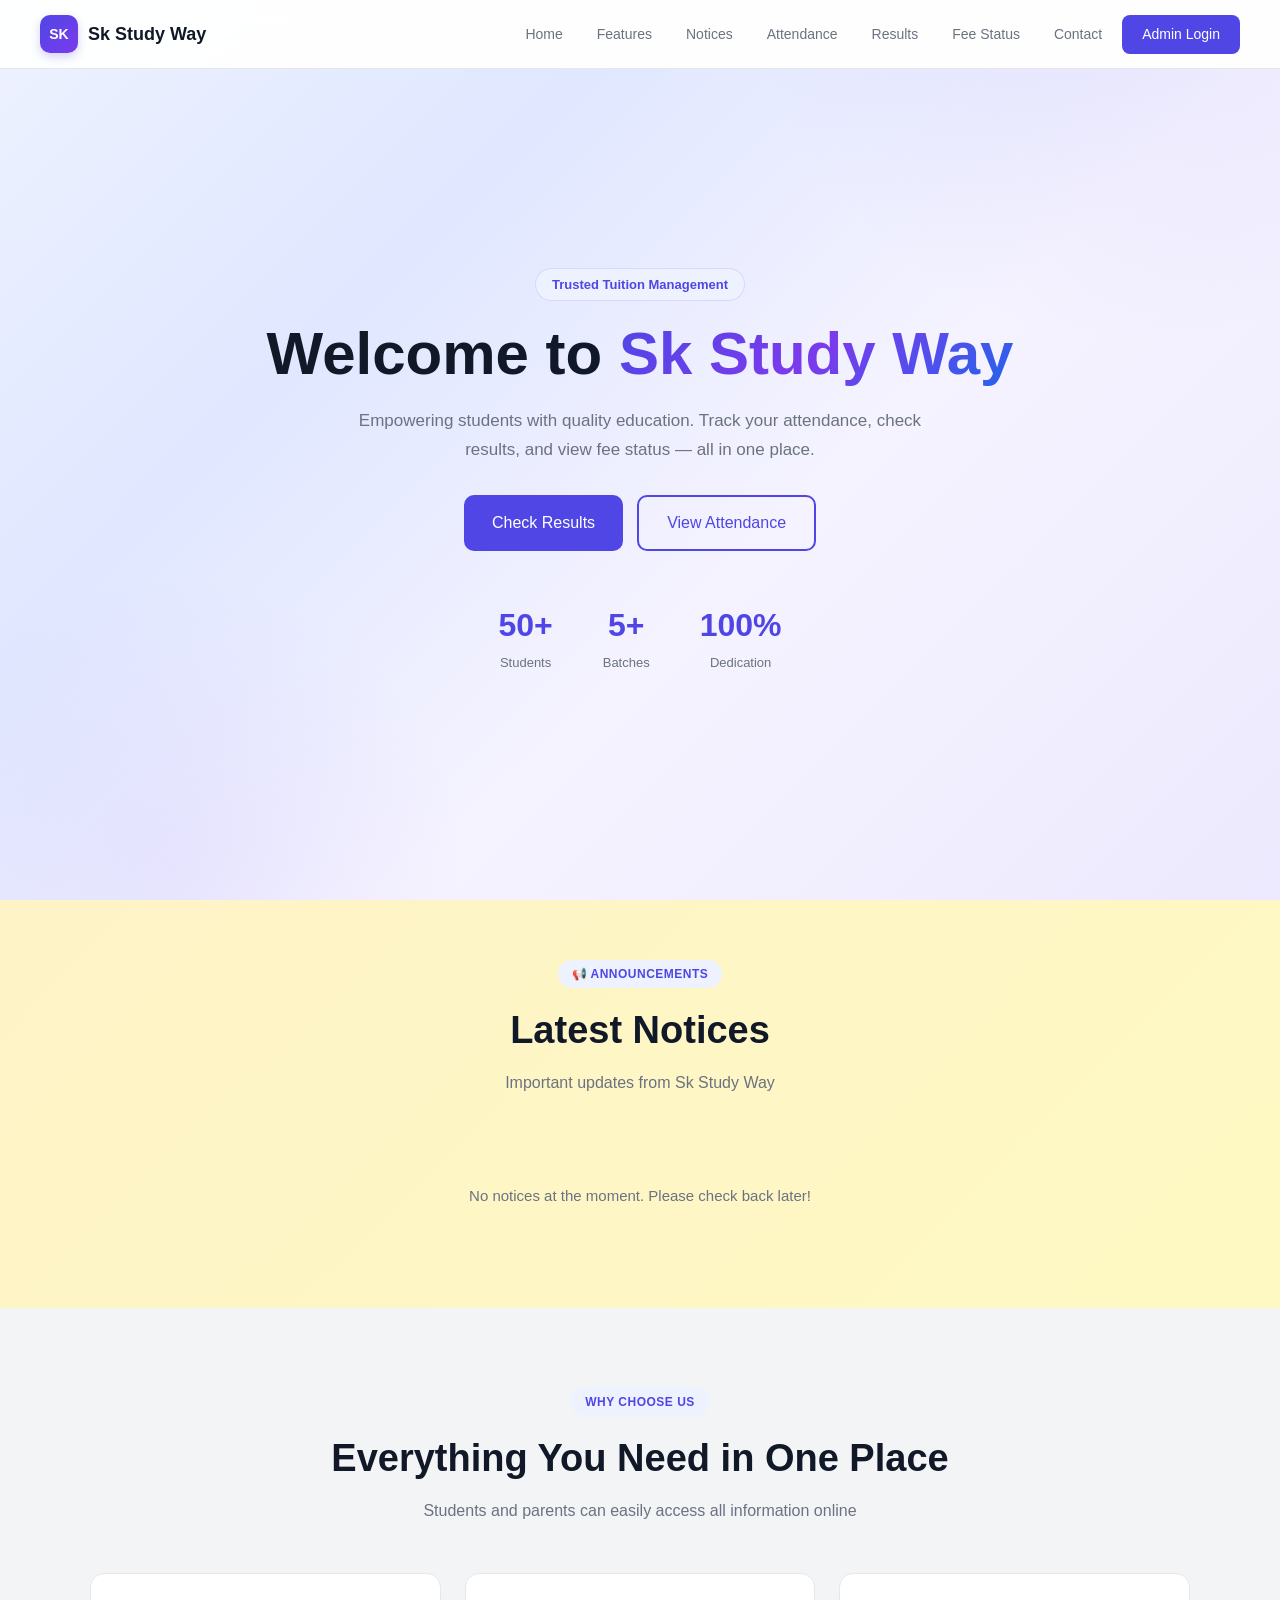
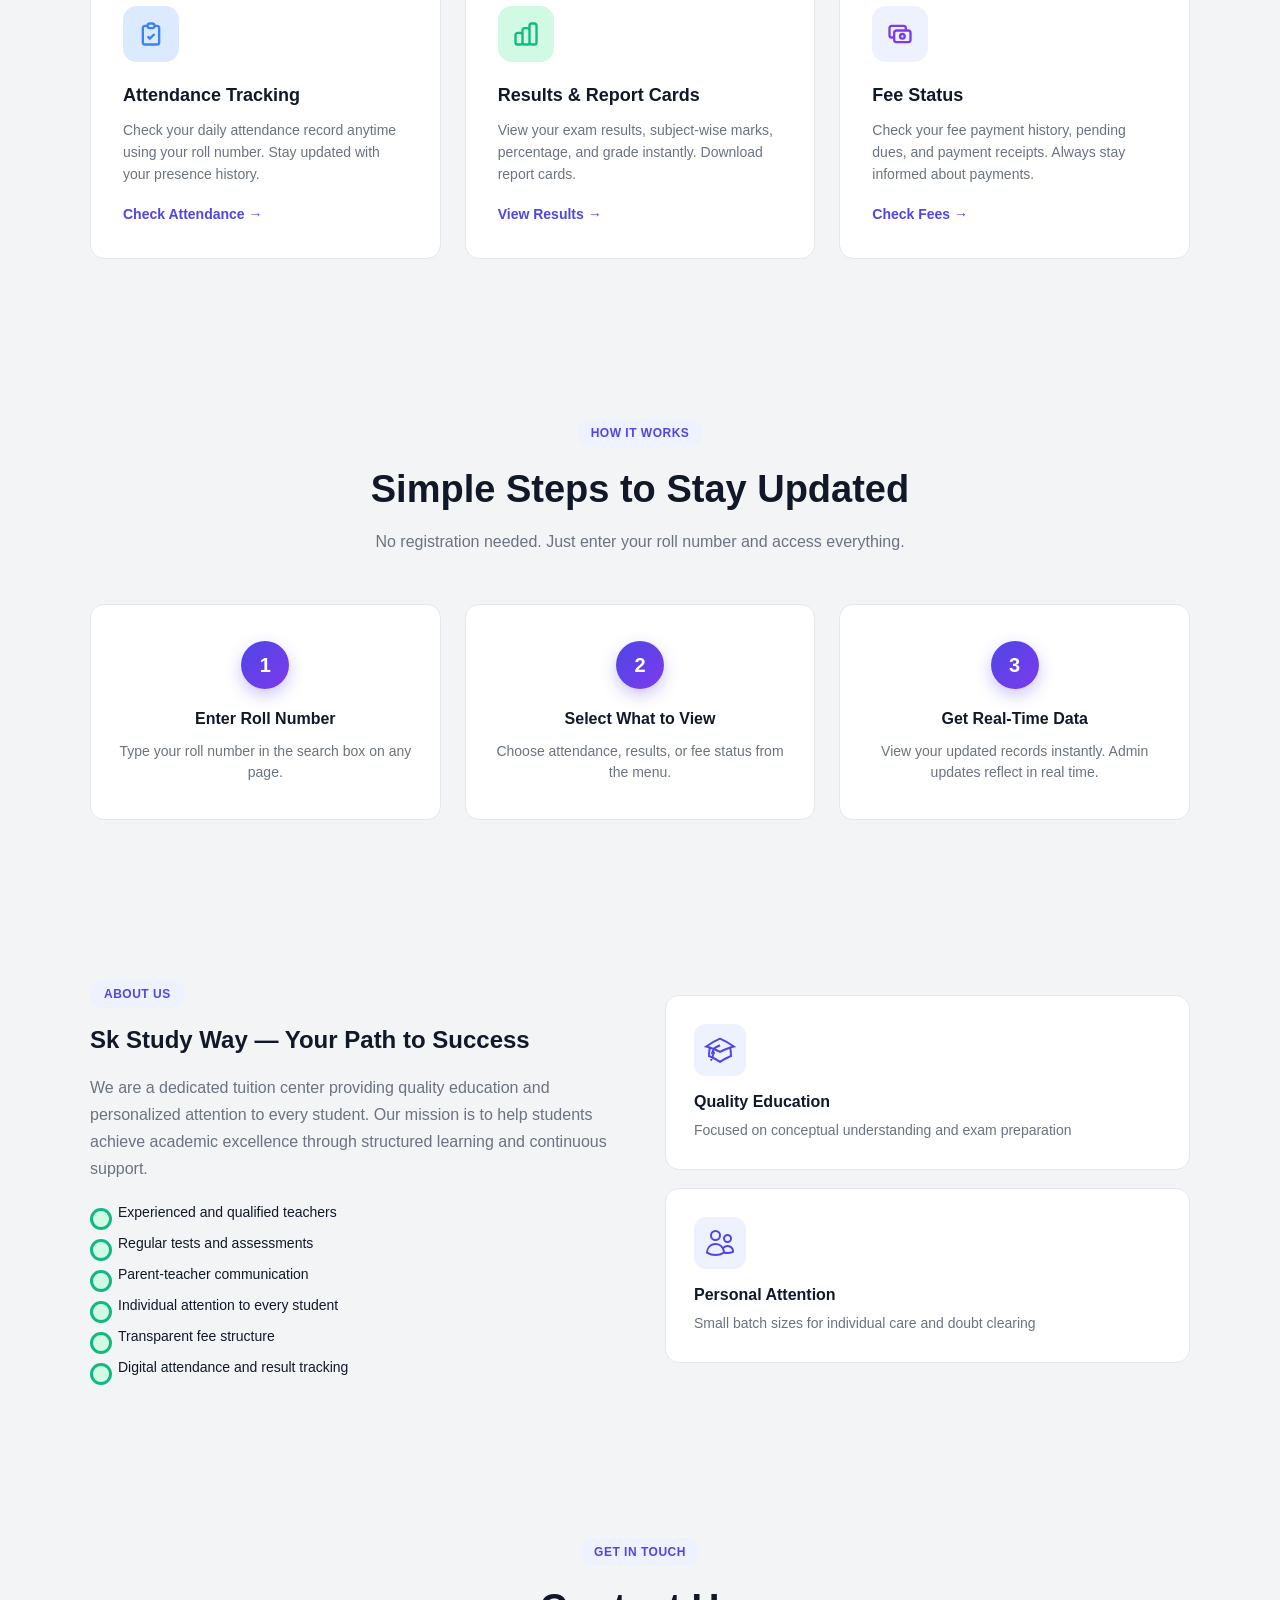
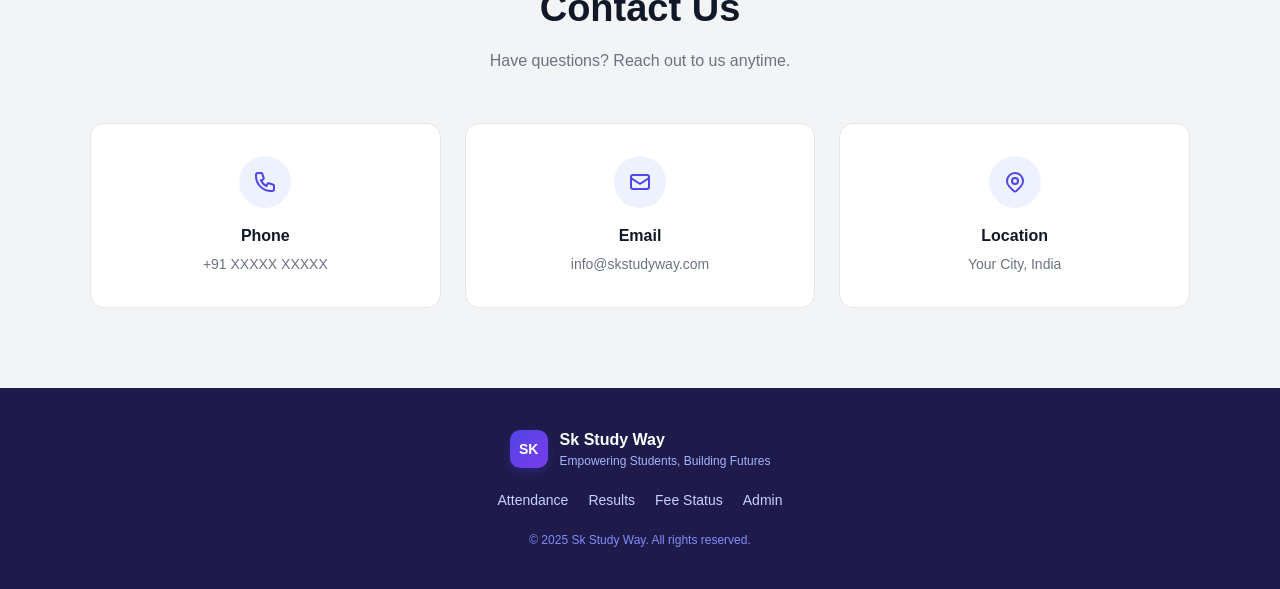
<file: index.html>
<!DOCTYPE html>
<html lang="en">
<head>
<meta charset="UTF-8" />
<meta name="viewport" content="width=device-width, initial-scale=1.0" />
<title>Sk Study Way — Tuition Management Center</title>
<link rel="stylesheet" href="css/style.css" />
<link rel="stylesheet" href="css/landing.css" />
</head>
<body>

  <nav class="landing-nav" id="topNav">
    <div class="nav-container">
      <a href="index.html" class="nav-brand">
        <div class="nav-logo">SK</div>
        <span>Sk Study Way</span>
      </a>
      <button class="nav-toggle" onclick="document.querySelector('.nav-links').classList.toggle('open')" aria-label="Menu">
        <span></span><span></span><span></span>
      </button>
      <ul class="nav-links">
        <li><a href="#home">Home</a></li>
        <li><a href="#features">Features</a></li>
        <li><a href="#notices">Notices</a></li>
        <li><a href="view-attendance.html">Attendance</a></li>
        <li><a href="view-results.html">Results</a></li>
        <li><a href="view-fees.html">Fee Status</a></li>
        <li><a href="#contact">Contact</a></li>
        <li class="nav-cta"><a href="admin.html" class="btn btn-primary">Admin Login</a></li>
      </ul>
    </div>
  </nav>

  <!-- HERO -->
  <section class="hero" id="home">
    <div class="hero-bg"></div>
    <div class="hero-content">
      <div class="hero-badge">Trusted Tuition Management</div>
      <h1>Welcome to <span class="gradient-text">Sk Study Way</span></h1>
      <p class="hero-sub">Empowering students with quality education. Track your attendance, check results, and view fee status &mdash; all in one place.</p>
      <div class="hero-actions">
        <a href="view-results.html" class="btn btn-primary btn-lg">Check Results</a>
        <a href="view-attendance.html" class="btn btn-outline btn-lg">View Attendance</a>
      </div>
      <div class="hero-stats">
        <div class="hero-stat">
          <div class="hero-stat-num" id="statStudents">0</div>
          <div class="hero-stat-label">Students</div>
        </div>
        <div class="hero-stat">
          <div class="hero-stat-num" id="statBatches">0</div>
          <div class="hero-stat-label">Batches</div>
        </div>
        <div class="hero-stat">
          <div class="hero-stat-num">100%</div>
          <div class="hero-stat-label">Dedication</div>
        </div>
      </div>
    </div>
  </section>

  <!-- NOTICES (public) -->
  <section class="notices-section reveal" id="notices">
    <div class="container">
      <div class="section-header">
        <div class="section-badge">&#128226; Announcements</div>
        <h2>Latest Notices</h2>
        <p>Important updates from Sk Study Way</p>
      </div>
      <div class="notices-grid" id="noticesGrid"></div>
    </div>
  </section>

  <!-- FEATURES -->
  <section class="section reveal" id="features">
    <div class="container">
      <div class="section-header">
        <div class="section-badge">Why Choose Us</div>
        <h2>Everything You Need in One Place</h2>
        <p>Students and parents can easily access all information online</p>
      </div>
      <div class="features-grid">
        <div class="feature-card reveal">
          <div class="feature-icon blue-icon">
            <svg width="28" height="28" fill="none" stroke="currentColor" stroke-width="2" viewBox="0 0 24 24"><path d="M9 5H7a2 2 0 00-2 2v12a2 2 0 002 2h10a2 2 0 002-2V7a2 2 0 00-2-2h-2M9 5a2 2 0 002 2h2a2 2 0 002-2M9 5a2 2 0 012-2h2a2 2 0 012 2m-6 9l2 2 4-4"/></svg>
          </div>
          <h3>Attendance Tracking</h3>
          <p>Check your daily attendance record anytime using your roll number. Stay updated with your presence history.</p>
          <a href="view-attendance.html" class="feature-link">Check Attendance &rarr;</a>
        </div>
        <div class="feature-card reveal">
          <div class="feature-icon green-icon">
            <svg width="28" height="28" fill="none" stroke="currentColor" stroke-width="2" viewBox="0 0 24 24"><path d="M9 19v-6a2 2 0 00-2-2H5a2 2 0 00-2 2v6a2 2 0 002 2h2a2 2 0 002-2zm0 0V9a2 2 0 012-2h2a2 2 0 012 2v10m-6 0a2 2 0 002 2h2a2 2 0 002-2m0 0V5a2 2 0 012-2h2a2 2 0 012 2v14a2 2 0 01-2 2h-2a2 2 0 01-2-2z"/></svg>
          </div>
          <h3>Results &amp; Report Cards</h3>
          <p>View your exam results, subject-wise marks, percentage, and grade instantly. Download report cards.</p>
          <a href="view-results.html" class="feature-link">View Results &rarr;</a>
        </div>
        <div class="feature-card reveal">
          <div class="feature-icon purple-icon">
            <svg width="28" height="28" fill="none" stroke="currentColor" stroke-width="2" viewBox="0 0 24 24"><path d="M17 9V7a2 2 0 00-2-2H5a2 2 0 00-2 2v6a2 2 0 002 2h2m2 4h10a2 2 0 002-2v-6a2 2 0 00-2-2H9a2 2 0 00-2 2v6a2 2 0 002 2zm7-5a2 2 0 11-4 0 2 2 0 014 0z"/></svg>
          </div>
          <h3>Fee Status</h3>
          <p>Check your fee payment history, pending dues, and payment receipts. Always stay informed about payments.</p>
          <a href="view-fees.html" class="feature-link">Check Fees &rarr;</a>
        </div>
      </div>
    </div>
  </section>

  <!-- HOW IT WORKS -->
  <section class="section section-alt reveal" id="services">
    <div class="container">
      <div class="section-header">
        <div class="section-badge">How It Works</div>
        <h2>Simple Steps to Stay Updated</h2>
        <p>No registration needed. Just enter your roll number and access everything.</p>
      </div>
      <div class="steps-grid">
        <div class="step-card reveal">
          <div class="step-num">1</div>
          <h4>Enter Roll Number</h4>
          <p>Type your roll number in the search box on any page.</p>
        </div>
        <div class="step-card reveal">
          <div class="step-num">2</div>
          <h4>Select What to View</h4>
          <p>Choose attendance, results, or fee status from the menu.</p>
        </div>
        <div class="step-card reveal">
          <div class="step-num">3</div>
          <h4>Get Real-Time Data</h4>
          <p>View your updated records instantly. Admin updates reflect in real time.</p>
        </div>
      </div>
    </div>
  </section>

  <!-- ABOUT -->
  <section class="section reveal" id="about">
    <div class="container">
      <div class="about-grid">
        <div class="about-content">
          <div class="section-badge">About Us</div>
          <h2>Sk Study Way &mdash; Your Path to Success</h2>
          <p>We are a dedicated tuition center providing quality education and personalized attention to every student. Our mission is to help students achieve academic excellence through structured learning and continuous support.</p>
          <ul class="about-list">
            <li>Experienced and qualified teachers</li>
            <li>Regular tests and assessments</li>
            <li>Parent-teacher communication</li>
            <li>Individual attention to every student</li>
            <li>Transparent fee structure</li>
            <li>Digital attendance and result tracking</li>
          </ul>
        </div>
        <div class="about-visual">
          <div class="about-card">
            <div class="about-card-icon">
              <svg width="32" height="32" fill="none" stroke="currentColor" stroke-width="1.5" viewBox="0 0 24 24"><path d="M4.26 10.147a60.436 60.436 0 00-.491 6.347A48.627 48.627 0 0112 20.904a48.627 48.627 0 018.232-4.41 60.46 60.46 0 00-.491-6.347m-15.482 0a50.57 50.57 0 00-2.658-.813A59.905 59.905 0 0112 3.493a59.902 59.902 0 0110.399 5.84c-.896.248-1.783.52-2.658.814m-15.482 0A50.697 50.697 0 0112 13.489a50.702 50.702 0 017.74-3.342M6.75 15a.75.75 0 100-1.5.75.75 0 000 1.5zm0 0v-3.675A55.378 55.378 0 0112 8.443m-7.007 11.55A5.981 5.981 0 006.75 15.75v-1.5"/></svg>
            </div>
            <h4>Quality Education</h4>
            <p>Focused on conceptual understanding and exam preparation</p>
          </div>
          <div class="about-card">
            <div class="about-card-icon">
              <svg width="32" height="32" fill="none" stroke="currentColor" stroke-width="1.5" viewBox="0 0 24 24"><path d="M15 19.128a9.38 9.38 0 002.625.372 9.337 9.337 0 004.121-.952 4.125 4.125 0 00-7.533-2.493M15 19.128v-.003c0-1.113-.285-2.16-.786-3.07M15 19.128v.106A12.318 12.318 0 018.624 21c-2.331 0-4.512-.645-6.374-1.766l-.001-.109a6.375 6.375 0 0111.964-3.07M12 6.375a3.375 3.375 0 11-6.75 0 3.375 3.375 0 016.75 0zm8.25 2.25a2.625 2.625 0 11-5.25 0 2.625 2.625 0 015.25 0z"/></svg>
            </div>
            <h4>Personal Attention</h4>
            <p>Small batch sizes for individual care and doubt clearing</p>
          </div>
        </div>
      </div>
    </div>
  </section>

  <!-- CONTACT -->
  <section class="section section-alt reveal" id="contact">
    <div class="container">
      <div class="section-header">
        <div class="section-badge">Get in Touch</div>
        <h2>Contact Us</h2>
        <p>Have questions? Reach out to us anytime.</p>
      </div>
      <div class="contact-grid">
        <div class="contact-card reveal">
          <div class="contact-icon">
            <svg width="24" height="24" fill="none" stroke="currentColor" stroke-width="2" viewBox="0 0 24 24"><path d="M3 5a2 2 0 012-2h3.28a1 1 0 01.948.684l1.498 4.493a1 1 0 01-.502 1.21l-2.257 1.13a11.042 11.042 0 005.516 5.516l1.13-2.257a1 1 0 011.21-.502l4.493 1.498a1 1 0 01.684.949V19a2 2 0 01-2 2h-1C9.716 21 3 14.284 3 6V5z"/></svg>
          </div>
          <h4>Phone</h4>
          <p>+91 XXXXX XXXXX</p>
        </div>
        <div class="contact-card reveal">
          <div class="contact-icon">
            <svg width="24" height="24" fill="none" stroke="currentColor" stroke-width="2" viewBox="0 0 24 24"><path d="M3 8l7.89 5.26a2 2 0 002.22 0L21 8M5 19h14a2 2 0 002-2V7a2 2 0 00-2-2H5a2 2 0 00-2 2v10a2 2 0 002 2z"/></svg>
          </div>
          <h4>Email</h4>
          <p>info@skstudyway.com</p>
        </div>
        <div class="contact-card reveal">
          <div class="contact-icon">
            <svg width="24" height="24" fill="none" stroke="currentColor" stroke-width="2" viewBox="0 0 24 24"><path d="M17.657 16.657L13.414 20.9a1.998 1.998 0 01-2.827 0l-4.244-4.243a8 8 0 1111.314 0z"/><path d="M15 11a3 3 0 11-6 0 3 3 0 016 0z"/></svg>
          </div>
          <h4>Location</h4>
          <p>Your City, India</p>
        </div>
      </div>
    </div>
  </section>

  <!-- FOOTER -->
  <footer class="footer">
    <div class="container">
      <div class="footer-content">
        <div class="footer-brand">
          <div class="nav-logo">SK</div>
          <div>
            <div class="footer-name">Sk Study Way</div>
            <div class="footer-tagline">Empowering Students, Building Futures</div>
          </div>
        </div>
        <div class="footer-links">
          <a href="view-attendance.html">Attendance</a>
          <a href="view-results.html">Results</a>
          <a href="view-fees.html">Fee Status</a>
          <a href="admin.html">Admin</a>
        </div>
        <div class="footer-copy">
          &copy; 2025 Sk Study Way. All rights reserved.
        </div>
      </div>
    </div>
  </footer>

  <script src="js/storage.js"></script>
  <script>
    // Apply saved theme on landing page too
    const savedTheme = localStorage.getItem(DB.KEYS.THEME) || 'light';
    document.documentElement.setAttribute('data-theme', savedTheme);

    // Stats
    const students = DB.getStudents();
    const batches = [...new Set(students.map(s => s.batch).filter(Boolean))].length;
    const sEl = document.getElementById('statStudents');
    const bEl = document.getElementById('statBatches');
    if (sEl) sEl.textContent = students.length || '50+';
    if (bEl) bEl.textContent = batches || '5+';

    // Render notices on landing
    function escHtml(str) {
      return String(str ?? '').replace(/[&<>"']/g, c => ({'&':'&amp;','<':'&lt;','>':'&gt;','"':'&quot;',"'":'&#39;'}[c]));
    }
    function fmtDateTime(d) {
      if (!d) return '-';
      const dt = new Date(d);
      if (isNaN(dt)) return d;
      return dt.toLocaleDateString('en-IN', { day: '2-digit', month: 'short', year: 'numeric' });
    }
    const notices = DB.getNotices()
      .sort((a, b) => {
        if (!!b.pinned !== !!a.pinned) return (b.pinned ? 1 : 0) - (a.pinned ? 1 : 0);
        return (b.createdAt || '').localeCompare(a.createdAt || '');
      })
      .slice(0, 6);

    const grid = document.getElementById('noticesGrid');
    if (notices.length === 0) {
      grid.innerHTML = `<div style="grid-column: 1/-1; text-align:center; padding:40px; color:var(--text-muted);">
        <p style="font-size:15px;">No notices at the moment. Please check back later!</p>
      </div>`;
    } else {
      grid.innerHTML = notices.map(n => `
        <div class="public-notice ${n.pinned ? 'pinned' : ''}">
          <div class="pn-title">${escHtml(n.title)}</div>
          <div class="pn-meta">${fmtDateTime(n.createdAt)}</div>
          <div class="pn-body">${escHtml(n.body)}</div>
        </div>
      `).join('');
    }

    // Sticky nav shadow on scroll
    const nav = document.getElementById('topNav');
    window.addEventListener('scroll', () => {
      nav.classList.toggle('scrolled', window.scrollY > 20);
    });

    // Reveal-on-scroll
    const reveals = document.querySelectorAll('.reveal');
    if ('IntersectionObserver' in window) {
      const io = new IntersectionObserver((entries) => {
        entries.forEach(en => {
          if (en.isIntersecting) {
            en.target.classList.add('in');
            io.unobserve(en.target);
          }
        });
      }, { threshold: 0.1 });
      reveals.forEach(e => io.observe(e));
    } else {
      reveals.forEach(e => e.classList.add('in'));
    }
  </script>
</body>
</html>
</file>
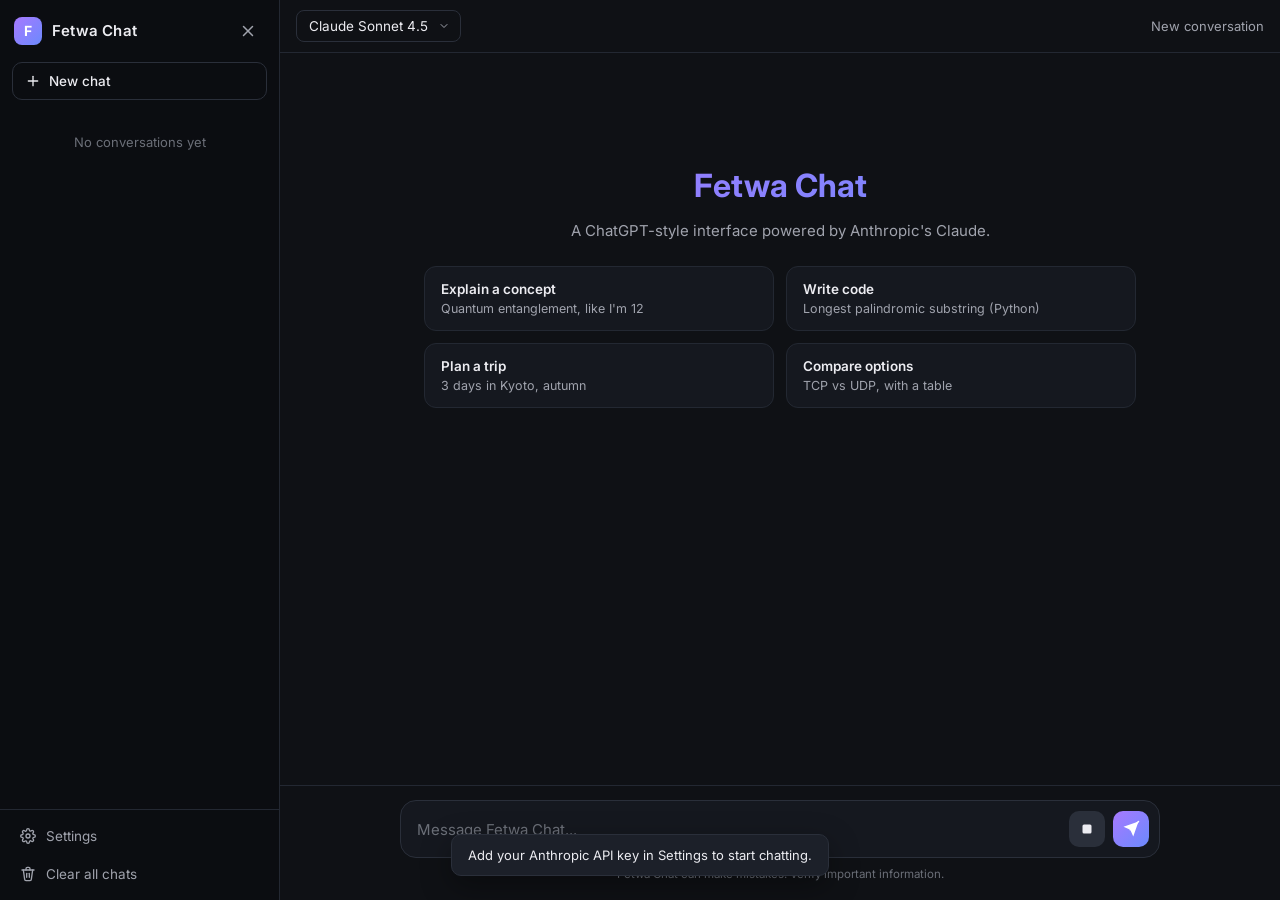
<file: fetwa-chat/index.html>
<!DOCTYPE html>
<html lang="en">
<head>
  <meta charset="UTF-8" />
  <meta name="viewport" content="width=device-width, initial-scale=1.0" />
  <title>Fetwa Chat</title>
  <link rel="stylesheet" href="css/style.css" />
  <link rel="preconnect" href="https://fonts.googleapis.com" />
  <link rel="preconnect" href="https://fonts.gstatic.com" crossorigin />
  <link
    href="https://fonts.googleapis.com/css2?family=Inter:wght@400;500;600;700&family=JetBrains+Mono:wght@400;500&display=swap"
    rel="stylesheet"
  />
</head>
<body>
  <div class="app">
    <!-- Sidebar -->
    <aside class="sidebar" id="sidebar">
      <div class="sidebar-header">
        <div class="brand">
          <div class="brand-logo">F</div>
          <div class="brand-name">Fetwa Chat</div>
        </div>
        <button class="icon-btn" id="closeSidebarBtn" title="Close sidebar" aria-label="Close sidebar">
          <svg viewBox="0 0 24 24" width="18" height="18" fill="none" stroke="currentColor" stroke-width="2" stroke-linecap="round" stroke-linejoin="round"><line x1="18" y1="6" x2="6" y2="18"/><line x1="6" y1="6" x2="18" y2="18"/></svg>
        </button>
      </div>

      <button class="new-chat-btn" id="newChatBtn">
        <svg viewBox="0 0 24 24" width="16" height="16" fill="none" stroke="currentColor" stroke-width="2" stroke-linecap="round" stroke-linejoin="round"><line x1="12" y1="5" x2="12" y2="19"/><line x1="5" y1="12" x2="19" y2="12"/></svg>
        New chat
      </button>

      <div class="conversation-list" id="conversationList">
        <!-- Conversation items injected here -->
      </div>

      <div class="sidebar-footer">
        <button class="footer-btn" id="settingsBtn">
          <svg viewBox="0 0 24 24" width="16" height="16" fill="none" stroke="currentColor" stroke-width="2" stroke-linecap="round" stroke-linejoin="round"><circle cx="12" cy="12" r="3"/><path d="M19.4 15a1.65 1.65 0 0 0 .33 1.82l.06.06a2 2 0 0 1 0 2.83 2 2 0 0 1-2.83 0l-.06-.06a1.65 1.65 0 0 0-1.82-.33 1.65 1.65 0 0 0-1 1.51V21a2 2 0 0 1-4 0v-.09A1.65 1.65 0 0 0 9 19.4a1.65 1.65 0 0 0-1.82.33l-.06.06a2 2 0 0 1-2.83 0 2 2 0 0 1 0-2.83l.06-.06a1.65 1.65 0 0 0 .33-1.82 1.65 1.65 0 0 0-1.51-1H3a2 2 0 0 1 0-4h.09A1.65 1.65 0 0 0 4.6 9a1.65 1.65 0 0 0-.33-1.82l-.06-.06a2 2 0 0 1 0-2.83 2 2 0 0 1 2.83 0l.06.06a1.65 1.65 0 0 0 1.82.33H9a1.65 1.65 0 0 0 1-1.51V3a2 2 0 0 1 4 0v.09a1.65 1.65 0 0 0 1 1.51 1.65 1.65 0 0 0 1.82-.33l.06-.06a2 2 0 0 1 2.83 0 2 2 0 0 1 0 2.83l-.06.06a1.65 1.65 0 0 0-.33 1.82V9a1.65 1.65 0 0 0 1.51 1H21a2 2 0 0 1 0 4h-.09a1.65 1.65 0 0 0-1.51 1z"/></svg>
          Settings
        </button>
        <button class="footer-btn danger" id="clearAllBtn">
          <svg viewBox="0 0 24 24" width="16" height="16" fill="none" stroke="currentColor" stroke-width="2" stroke-linecap="round" stroke-linejoin="round"><polyline points="3 6 5 6 21 6"/><path d="M19 6l-2 14a2 2 0 0 1-2 2H9a2 2 0 0 1-2-2L5 6"/><path d="M10 11v6"/><path d="M14 11v6"/><path d="M9 6V4a2 2 0 0 1 2-2h2a2 2 0 0 1 2 2v2"/></svg>
          Clear all chats
        </button>
      </div>
    </aside>

    <!-- Main area -->
    <main class="main">
      <header class="topbar">
        <button class="icon-btn" id="openSidebarBtn" title="Open sidebar" aria-label="Open sidebar">
          <svg viewBox="0 0 24 24" width="20" height="20" fill="none" stroke="currentColor" stroke-width="2" stroke-linecap="round" stroke-linejoin="round"><line x1="3" y1="6" x2="21" y2="6"/><line x1="3" y1="12" x2="21" y2="12"/><line x1="3" y1="18" x2="21" y2="18"/></svg>
        </button>
        <div class="model-select-wrap">
          <select id="modelSelect" class="model-select" aria-label="Model">
            <option value="claude-sonnet-4-5">Claude Sonnet 4.5</option>
            <option value="claude-opus-4-1">Claude Opus 4.1</option>
            <option value="claude-haiku-4-5">Claude Haiku 4.5</option>
            <option value="claude-3-7-sonnet-latest">Claude 3.7 Sonnet</option>
            <option value="claude-3-5-haiku-latest">Claude 3.5 Haiku</option>
          </select>
        </div>
        <div class="topbar-spacer"></div>
        <div class="topbar-title" id="topbarTitle">New conversation</div>
      </header>

      <section class="messages" id="messages">
        <!-- Welcome / messages injected here -->
      </section>

      <footer class="composer">
        <form class="composer-form" id="composerForm" autocomplete="off">
          <textarea
            id="promptInput"
            class="composer-input"
            placeholder="Message Fetwa Chat..."
            rows="1"
          ></textarea>
          <button type="button" class="composer-btn stop" id="stopBtn" hidden title="Stop generating">
            <svg viewBox="0 0 24 24" width="18" height="18" fill="currentColor"><rect x="6" y="6" width="12" height="12" rx="2"/></svg>
          </button>
          <button type="submit" class="composer-btn send" id="sendBtn" title="Send">
            <svg viewBox="0 0 24 24" width="18" height="18" fill="none" stroke="currentColor" stroke-width="2" stroke-linecap="round" stroke-linejoin="round"><line x1="22" y1="2" x2="11" y2="13"/><polygon points="22 2 15 22 11 13 2 9 22 2" fill="currentColor" stroke="none"/></svg>
          </button>
        </form>
        <div class="composer-hint">
          Fetwa Chat can make mistakes. Verify important information.
        </div>
      </footer>
    </main>
  </div>

  <!-- Settings modal -->
  <div class="modal-backdrop" id="settingsModal" hidden>
    <div class="modal" role="dialog" aria-modal="true" aria-labelledby="settingsTitle">
      <div class="modal-header">
        <h2 id="settingsTitle">Settings</h2>
        <button class="icon-btn" id="closeSettingsBtn" aria-label="Close settings">
          <svg viewBox="0 0 24 24" width="18" height="18" fill="none" stroke="currentColor" stroke-width="2" stroke-linecap="round" stroke-linejoin="round"><line x1="18" y1="6" x2="6" y2="18"/><line x1="6" y1="6" x2="18" y2="18"/></svg>
        </button>
      </div>

      <div class="modal-body">
        <label class="field">
          <span class="field-label">Anthropic API Key</span>
          <div class="field-row">
            <input
              type="password"
              id="apiKeyInput"
              class="field-input"
              placeholder="sk-ant-..."
              autocomplete="off"
              spellcheck="false"
            />
            <button type="button" class="ghost-btn" id="toggleKeyVisibility">Show</button>
          </div>
          <span class="field-hint">
            Stored only in your browser's localStorage. Get one at
            <a href="https://console.anthropic.com/" target="_blank" rel="noopener">console.anthropic.com</a>.
          </span>
        </label>

        <label class="field">
          <span class="field-label">System prompt</span>
          <textarea
            id="systemPromptInput"
            class="field-input"
            rows="4"
            placeholder="You are a helpful assistant..."
          ></textarea>
        </label>

        <label class="field">
          <span class="field-label">Max tokens per response</span>
          <input
            type="number"
            id="maxTokensInput"
            class="field-input"
            min="64"
            max="64000"
            step="64"
            value="4096"
          />
        </label>

        <label class="field">
          <span class="field-label">Temperature</span>
          <input
            type="number"
            id="temperatureInput"
            class="field-input"
            min="0"
            max="1"
            step="0.1"
            value="1"
          />
        </label>
      </div>

      <div class="modal-footer">
        <button class="ghost-btn" id="cancelSettingsBtn">Cancel</button>
        <button class="primary-btn" id="saveSettingsBtn">Save</button>
      </div>
    </div>
  </div>

  <!-- Toast -->
  <div class="toast" id="toast" hidden></div>

  <script src="js/api.js"></script>
  <script src="js/app.js"></script>
</body>
</html>
</file>
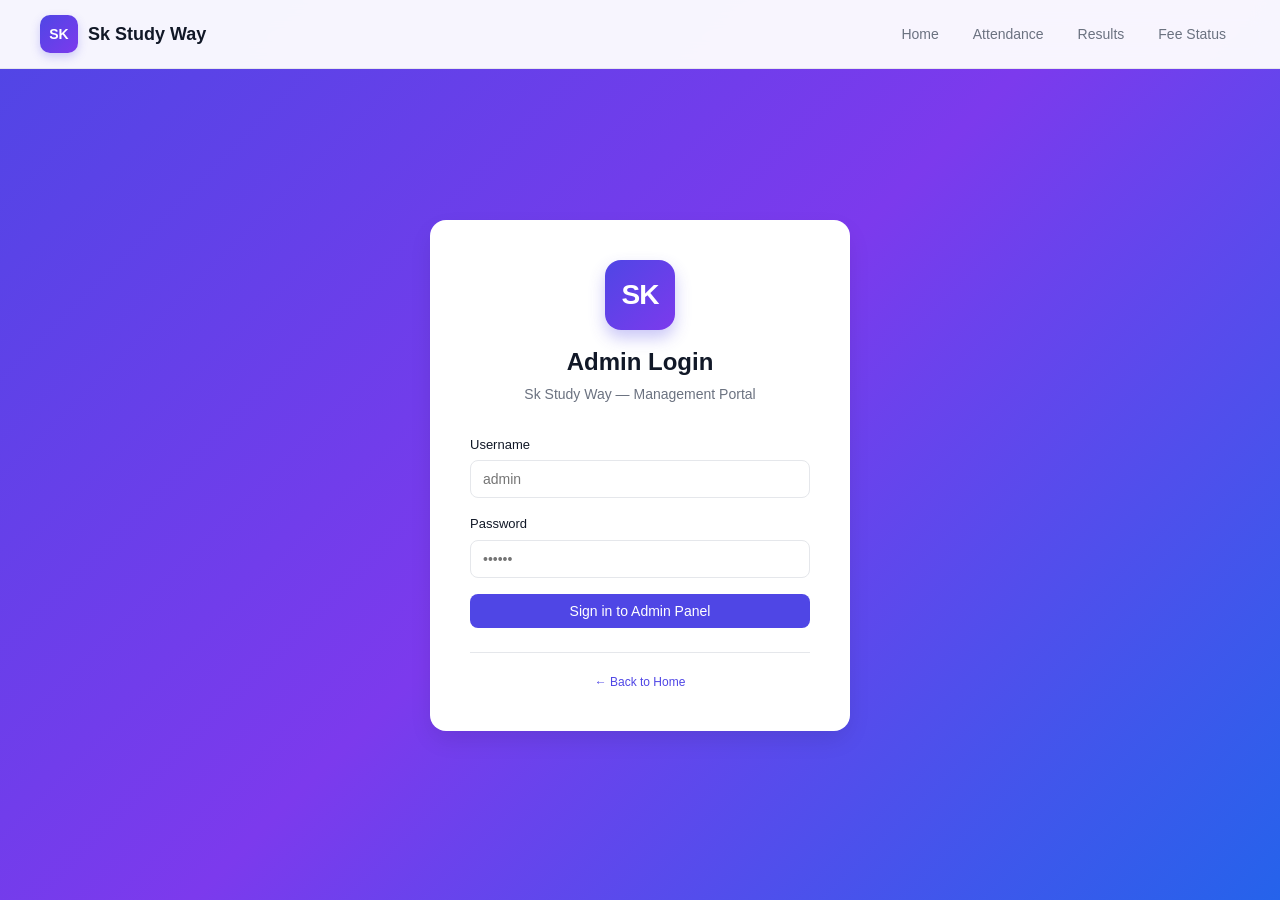
<file: admin.html>
<!DOCTYPE html>
<html lang="en">
<head>
<meta charset="UTF-8" />
<meta name="viewport" content="width=device-width, initial-scale=1.0" />
<title>Admin Login — Sk Study Way</title>
<link rel="stylesheet" href="css/style.css" />
<link rel="stylesheet" href="css/landing.css" />
</head>
<body>

  <nav class="landing-nav">
    <div class="nav-container">
      <a href="index.html" class="nav-brand">
        <div class="nav-logo">SK</div>
        <span>Sk Study Way</span>
      </a>
      <button class="nav-toggle" onclick="document.querySelector('.nav-links').classList.toggle('open')" aria-label="Menu">
        <span></span><span></span><span></span>
      </button>
      <ul class="nav-links">
        <li><a href="index.html">Home</a></li>
        <li><a href="view-attendance.html">Attendance</a></li>
        <li><a href="view-results.html">Results</a></li>
        <li><a href="view-fees.html">Fee Status</a></li>
      </ul>
    </div>
  </nav>

  <div class="login-wrap" style="padding-top: 90px; padding-bottom: 40px;">
    <div class="login-card">
      <div class="brand">
        <div class="brand-logo">SK</div>
        <h1>Admin Login</h1>
        <p>Sk Study Way &mdash; Management Portal</p>
      </div>

      <form id="loginForm">
        <div class="field">
          <label for="username">Username</label>
          <input id="username" class="input" type="text" placeholder="admin" required autocomplete="username" />
        </div>
        <div class="field">
          <label for="password">Password</label>
          <input id="password" class="input" type="password" placeholder="&#8226;&#8226;&#8226;&#8226;&#8226;&#8226;" required autocomplete="current-password" />
        </div>
        <div id="err" style="color: var(--danger); font-size: 13px; margin-bottom: 12px; display:none;"></div>
        <button type="submit" class="btn btn-primary btn-block">Sign in to Admin Panel</button>
      </form>

      <div style="margin-top: 24px; padding-top: 20px; border-top: 1px solid var(--border); font-size: 12px; color: var(--text-muted); text-align: center;">
        <a href="index.html">&larr; Back to Home</a>
      </div>
    </div>
  </div>

  <script src="js/storage.js"></script>
  <script src="js/auth.js"></script>
  <script>
    // Apply theme
    document.documentElement.setAttribute('data-theme', localStorage.getItem(DB.KEYS.THEME) || 'light');

    AUTH.init();
    const auth = DB.read(DB.KEYS.AUTH, null);
    if (auth && auth.loggedIn) location.href = 'dashboard.html';

    document.getElementById('loginForm').addEventListener('submit', (e) => {
      e.preventDefault();
      const u = document.getElementById('username').value.trim();
      const p = document.getElementById('password').value;
      const errEl = document.getElementById('err');
      if (AUTH.login(u, p)) {
        location.href = 'dashboard.html';
      } else {
        errEl.textContent = 'Invalid username or password.';
        errEl.style.display = 'block';
      }
    });
  </script>
</body>
</html>
</file>
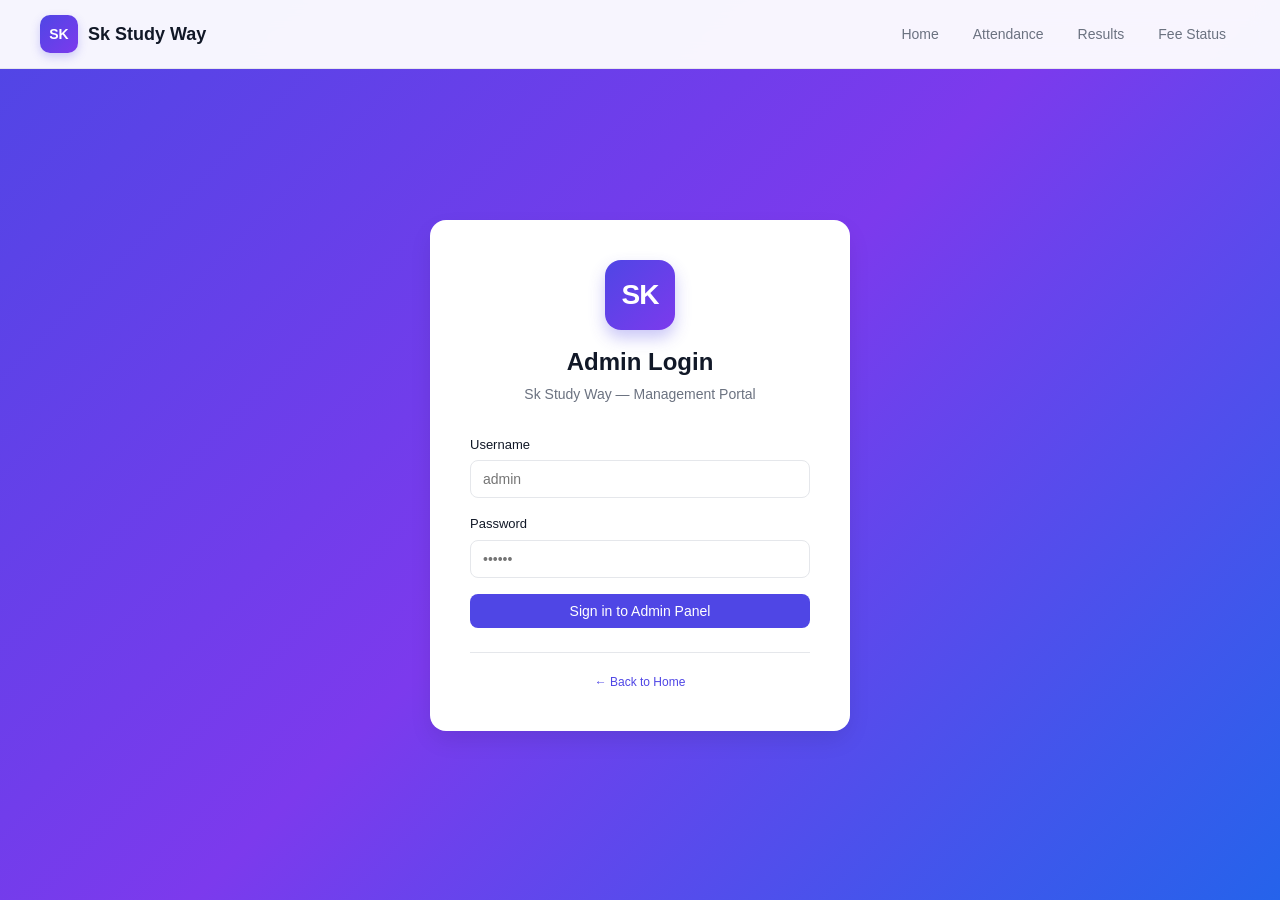
<file: attendance.html>
<!DOCTYPE html>
<html lang="en">
<head>
<meta charset="UTF-8" />
<meta name="viewport" content="width=device-width, initial-scale=1.0" />
<title>Attendance — Sk Study Way</title>
<link rel="stylesheet" href="css/style.css" />
</head>
<body>
  <div class="app">
    <aside class="sidebar"></aside>
    <div class="main">
      <header class="topbar"></header>
      <div class="content">

        <div class="toolbar">
          <div class="field" style="margin:0;">
            <label style="font-size:12px;">Date</label>
            <input id="date" class="input" type="date" />
          </div>
          <div class="field" style="margin:0;">
            <label style="font-size:12px;">Batch Filter</label>
            <select id="filterBatch" class="select"><option value="">All Batches</option></select>
          </div>
          <div class="spacer"></div>
          <button class="btn btn-ghost" onclick="markAll('present')">Mark all Present</button>
          <button class="btn btn-ghost" onclick="markAll('absent')">Mark all Absent</button>
          <button class="btn btn-primary" onclick="viewReport()">&#128202; View Report</button>
        </div>

        <div class="stats stagger" id="attStats"></div>

        <div class="card">
          <div class="card-header">
            <h3>Mark Attendance &mdash; <span id="dateLabel"></span></h3>
            <span style="font-size:12px;color:var(--text-muted);">Click P / A / L to mark</span>
          </div>
          <div class="table-wrap">
            <table class="table">
              <thead>
                <tr>
                  <th>Roll</th>
                  <th>Name</th>
                  <th>Batch</th>
                  <th>Status</th>
                  <th>Mark</th>
                </tr>
              </thead>
              <tbody id="attList"></tbody>
            </table>
          </div>
        </div>
      </div>
    </div>
  </div>

  <!-- Report Modal -->
  <div id="reportModal" class="modal-backdrop hidden">
    <div class="modal modal-lg">
      <div class="modal-header">
        <h3>Attendance Report</h3>
        <button class="modal-close" onclick="UI.closeModal('reportModal')">&times;</button>
      </div>
      <div class="modal-body">
        <div class="row row-2" style="margin-bottom: 18px;">
          <div class="field" style="margin:0;">
            <label>From</label>
            <input id="reportFrom" class="input" type="date" />
          </div>
          <div class="field" style="margin:0;">
            <label>To</label>
            <input id="reportTo" class="input" type="date" />
          </div>
        </div>
        <button class="btn btn-primary" onclick="generateReport()" style="margin-bottom:18px;">Generate</button>
        <div id="reportBody"></div>
      </div>
      <div class="modal-footer">
        <button class="btn btn-ghost" onclick="UI.closeModal('reportModal')">Close</button>
        <button class="btn btn-primary" onclick="window.print()">&#128424; Print</button>
      </div>
    </div>
  </div>

  <script src="js/storage.js"></script>
  <script src="js/auth.js"></script>
  <script src="js/ui.js"></script>
  <script src="js/attendance.js"></script>
</body>
</html>
</file>
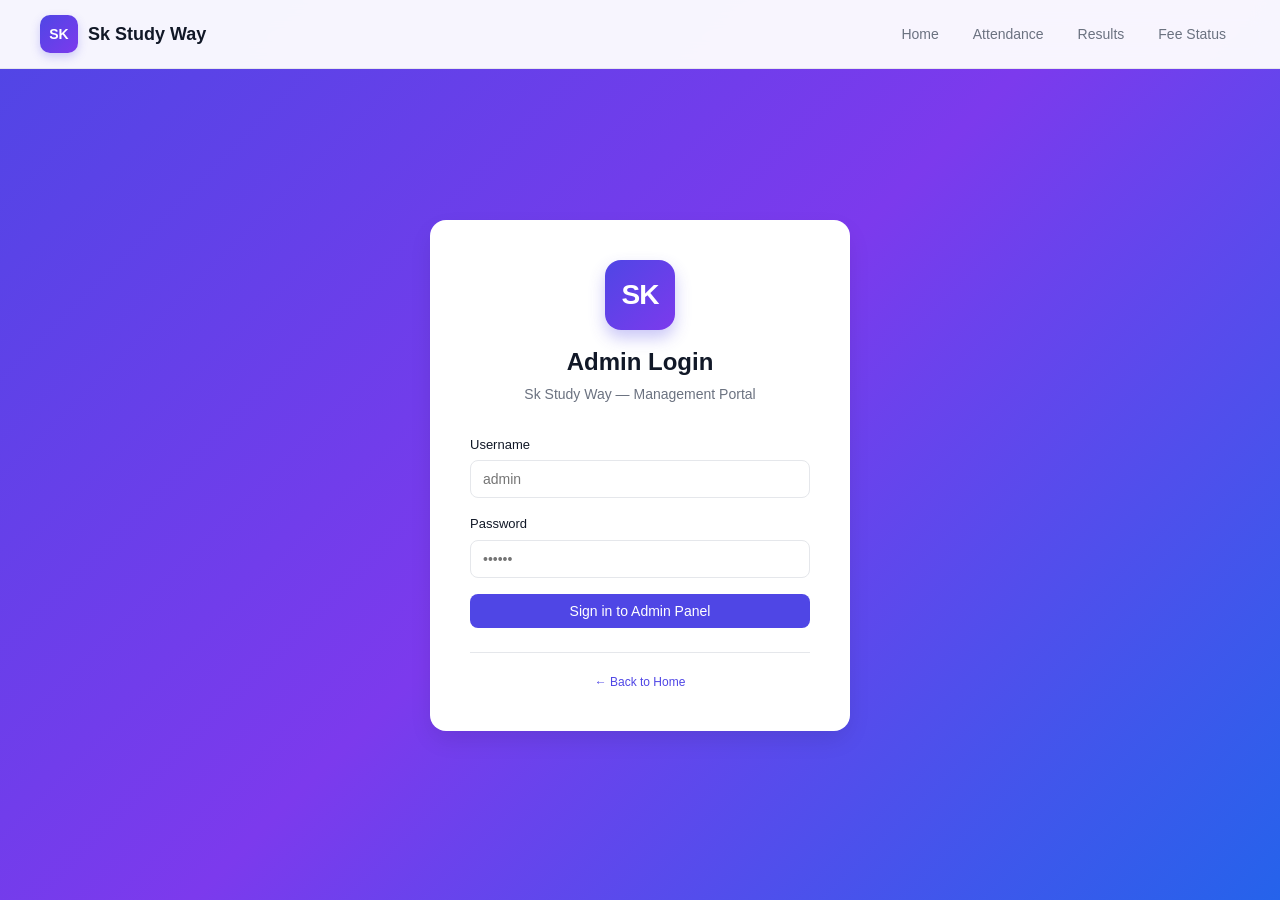
<file: dashboard.html>
<!DOCTYPE html>
<html lang="en">
<head>
<meta charset="UTF-8" />
<meta name="viewport" content="width=device-width, initial-scale=1.0" />
<title>Dashboard — Sk Study Way</title>
<link rel="stylesheet" href="css/style.css" />
</head>
<body>
  <div class="app">
    <aside class="sidebar"></aside>
    <div class="main">
      <header class="topbar"></header>
      <div class="content">
        <div class="stats stagger" id="stats"></div>

        <div class="row row-2" style="grid-template-columns: 2fr 1fr; margin-bottom: 18px;">
          <div class="card">
            <div class="card-header">
              <h3>Fees Collected (Last 6 Months)</h3>
              <span style="font-size:12px;color:var(--text-muted);" id="chartTotal"></span>
            </div>
            <div class="card-body">
              <div class="chart-wrap" id="feeChart"></div>
            </div>
          </div>

          <div class="card">
            <div class="card-header"><h3>Today's Attendance</h3><a href="attendance.html">Mark &rarr;</a></div>
            <div class="card-body" id="todayAtt"></div>
          </div>
        </div>

        <div class="row row-2" style="grid-template-columns: 2fr 1fr;">
          <div class="card">
            <div class="card-header"><h3>Recent Fee Payments</h3><a href="fees.html">View all &rarr;</a></div>
            <div class="table-wrap">
              <table class="table">
                <thead><tr><th>Date</th><th>Student</th><th>Amount</th><th>Mode</th></tr></thead>
                <tbody id="recentFees"></tbody>
              </table>
            </div>
          </div>

          <div class="card">
            <div class="card-header"><h3>Latest Notices</h3><a href="notices.html">Manage &rarr;</a></div>
            <div class="card-body" id="latestNotices"></div>
          </div>
        </div>

        <div class="card" style="margin-top: 18px;">
          <div class="card-header"><h3>Quick Actions</h3></div>
          <div class="card-body">
            <p style="color: var(--text-muted); margin-bottom: 14px;">
              Manage students, track fees, mark attendance, record results &mdash; all in one place.
            </p>
            <div style="display: flex; gap: 10px; flex-wrap: wrap;">
              <a href="students.html" class="btn btn-primary">+ Add Student</a>
              <a href="fees.html" class="btn btn-ghost">Record Fee</a>
              <a href="attendance.html" class="btn btn-ghost">Mark Attendance</a>
              <a href="results.html" class="btn btn-ghost">Enter Results</a>
              <a href="notices.html" class="btn btn-ghost">Post Notice</a>
            </div>
          </div>
        </div>
      </div>
    </div>
  </div>

  <script src="js/storage.js"></script>
  <script src="js/auth.js"></script>
  <script src="js/ui.js"></script>
  <script src="js/dashboard.js"></script>
</body>
</html>
</file>
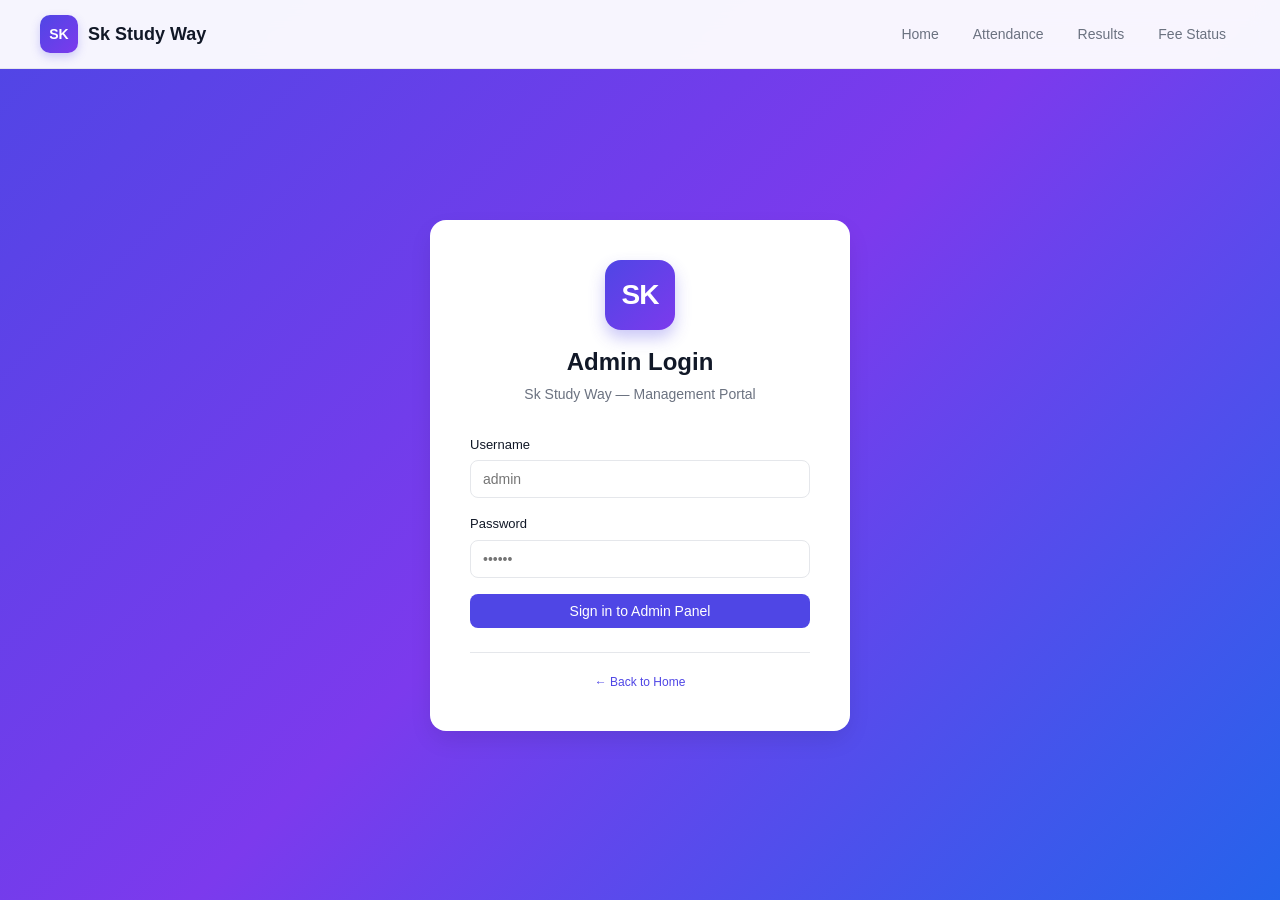
<file: fees.html>
<!DOCTYPE html>
<html lang="en">
<head>
<meta charset="UTF-8" />
<meta name="viewport" content="width=device-width, initial-scale=1.0" />
<title>Fees — Sk Study Way</title>
<link rel="stylesheet" href="css/style.css" />
</head>
<body>
  <div class="app">
    <aside class="sidebar"></aside>
    <div class="main">
      <header class="topbar"></header>
      <div class="content">

        <div class="stats stagger" id="feeStats"></div>

        <div class="toolbar">
          <select id="filterStudent" class="select"><option value="">All Students</option></select>
          <select id="filterMonth" class="select"><option value="">All Months</option></select>
          <input id="search" class="input" type="text" placeholder="Search by student or receipt..." />
          <div class="spacer"></div>
          <button class="btn btn-primary" onclick="openAdd()">+ Record Payment</button>
        </div>

        <div class="card">
          <div class="card-header"><h3>Payment History</h3></div>
          <div class="table-wrap">
            <table class="table">
              <thead>
                <tr>
                  <th>Receipt</th>
                  <th>Date</th>
                  <th>Student</th>
                  <th>Batch</th>
                  <th>Month</th>
                  <th>Amount</th>
                  <th>Mode</th>
                  <th>Note</th>
                  <th style="width: 160px;">Actions</th>
                </tr>
              </thead>
              <tbody id="feeList"></tbody>
            </table>
          </div>
        </div>
      </div>
    </div>
  </div>

  <!-- Add Payment Modal -->
  <div id="feeModal" class="modal-backdrop hidden">
    <div class="modal">
      <div class="modal-header">
        <h3>Record Fee Payment</h3>
        <button class="modal-close" onclick="UI.closeModal('feeModal')">&times;</button>
      </div>
      <form id="feeForm">
        <div class="modal-body">
          <div class="field">
            <label>Student <span style="color:var(--danger)">*</span></label>
            <select id="studentId" class="select" required></select>
          </div>
          <div class="row row-2">
            <div class="field">
              <label>Amount (&#8377;) <span style="color:var(--danger)">*</span></label>
              <input id="amount" class="input" type="number" min="1" step="1" required />
            </div>
            <div class="field">
              <label>Date <span style="color:var(--danger)">*</span></label>
              <input id="date" class="input" type="date" required />
            </div>
          </div>
          <div class="row row-2">
            <div class="field">
              <label>For Month <span style="color:var(--danger)">*</span></label>
              <input id="month" class="input" type="month" required />
            </div>
            <div class="field">
              <label>Payment Mode</label>
              <select id="mode" class="select">
                <option>Cash</option>
                <option>UPI</option>
                <option>Bank Transfer</option>
                <option>Card</option>
                <option>Cheque</option>
              </select>
            </div>
          </div>
          <div class="field">
            <label>Note (optional)</label>
            <input id="note" class="input" type="text" placeholder="e.g. Tuition + lab fee" />
          </div>
        </div>
        <div class="modal-footer">
          <button type="button" class="btn btn-ghost" onclick="UI.closeModal('feeModal')">Cancel</button>
          <button type="submit" class="btn btn-primary">Save Payment</button>
        </div>
      </form>
    </div>
  </div>

  <!-- Receipt Modal -->
  <div id="receiptModal" class="modal-backdrop hidden">
    <div class="modal">
      <div class="modal-header">
        <h3>Payment Receipt</h3>
        <button class="modal-close" onclick="UI.closeModal('receiptModal')">&times;</button>
      </div>
      <div class="modal-body">
        <div class="receipt" id="receiptBody"></div>
      </div>
      <div class="modal-footer">
        <button class="btn btn-ghost" onclick="UI.closeModal('receiptModal')">Close</button>
        <button id="receiptShareBtn" class="btn btn-success">&#128241; Share on WhatsApp</button>
        <button class="btn btn-primary" onclick="window.print()">&#128424; Print</button>
      </div>
    </div>
  </div>

  <script src="js/storage.js"></script>
  <script src="js/auth.js"></script>
  <script src="js/ui.js"></script>
  <script src="js/fees.js"></script>
</body>
</html>
</file>
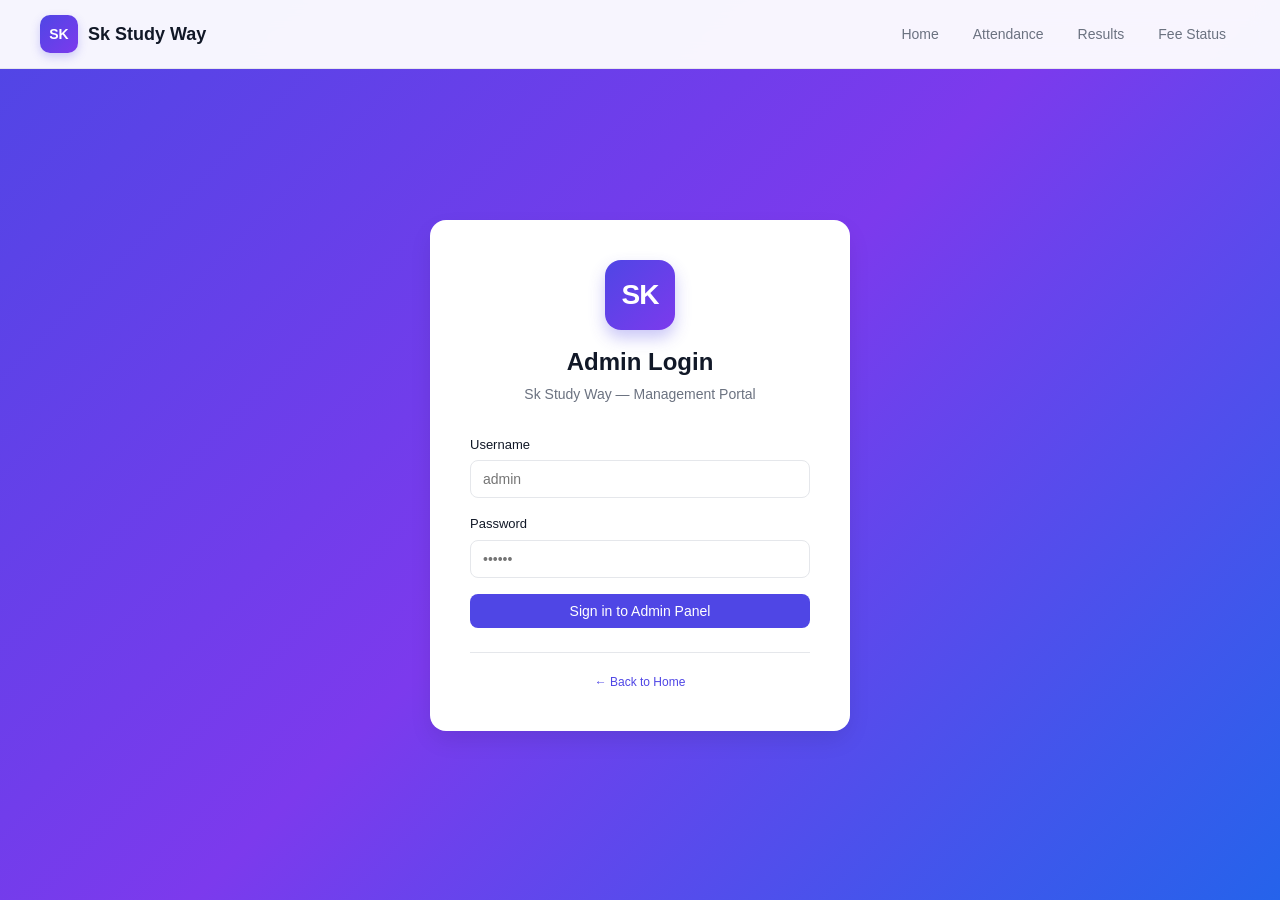
<file: notices.html>
<!DOCTYPE html>
<html lang="en">
<head>
<meta charset="UTF-8" />
<meta name="viewport" content="width=device-width, initial-scale=1.0" />
<title>Notices — Sk Study Way</title>
<link rel="stylesheet" href="css/style.css" />
</head>
<body>
  <div class="app">
    <aside class="sidebar"></aside>
    <div class="main">
      <header class="topbar"></header>
      <div class="content">

        <div class="toolbar">
          <input id="search" class="input" type="text" placeholder="Search notices..." />
          <div class="spacer"></div>
          <button class="btn btn-primary" onclick="openAdd()">+ Post Notice</button>
        </div>

        <p style="color: var(--text-muted); font-size: 13px; margin-bottom: 16px;">
          Notices posted here are visible on the public landing page so students &amp; parents can see them.
        </p>

        <div id="noticeList"></div>
      </div>
    </div>
  </div>

  <!-- Add / Edit Modal -->
  <div id="noticeModal" class="modal-backdrop hidden">
    <div class="modal">
      <div class="modal-header">
        <h3 id="modalTitle">Post Notice</h3>
        <button class="modal-close" onclick="UI.closeModal('noticeModal')">&times;</button>
      </div>
      <form id="noticeForm">
        <div class="modal-body">
          <input type="hidden" id="noticeId" />
          <div class="field">
            <label>Title <span style="color:var(--danger)">*</span></label>
            <input id="title" class="input" type="text" maxlength="100" required placeholder="e.g. Holiday on Diwali" />
          </div>
          <div class="field">
            <label>Message <span style="color:var(--danger)">*</span></label>
            <textarea id="body" class="textarea" rows="6" required placeholder="Write the notice details here..."></textarea>
          </div>
          <div class="field">
            <label style="display:flex;align-items:center;gap:8px;cursor:pointer;">
              <input id="pinned" type="checkbox" />
              <span>&#128204; Pin this notice (shows at top)</span>
            </label>
          </div>
        </div>
        <div class="modal-footer">
          <button type="button" class="btn btn-ghost" onclick="UI.closeModal('noticeModal')">Cancel</button>
          <button type="submit" class="btn btn-primary">Save Notice</button>
        </div>
      </form>
    </div>
  </div>

  <script src="js/storage.js"></script>
  <script src="js/auth.js"></script>
  <script src="js/ui.js"></script>
  <script src="js/notices.js"></script>
</body>
</html>
</file>
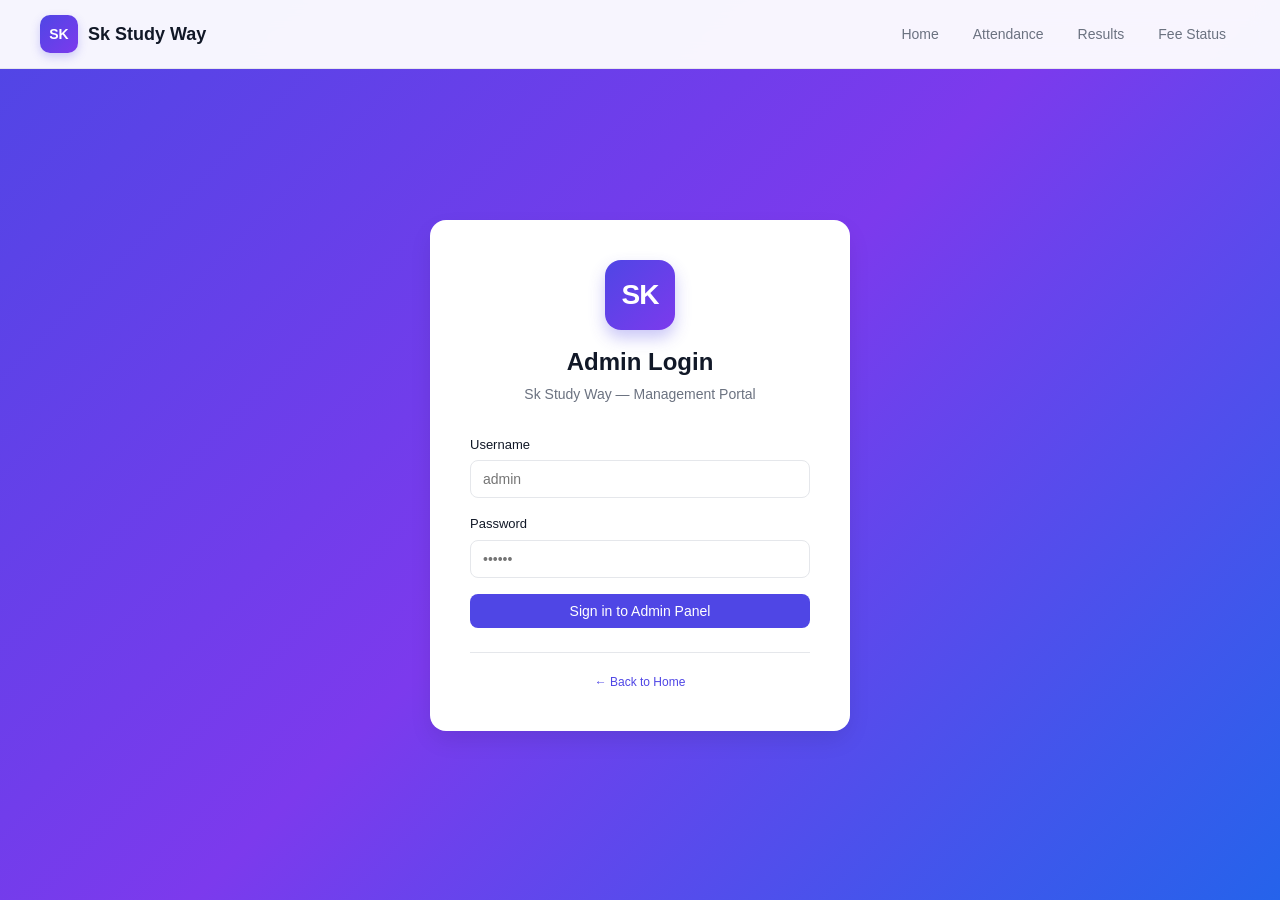
<file: results.html>
<!DOCTYPE html>
<html lang="en">
<head>
<meta charset="UTF-8" />
<meta name="viewport" content="width=device-width, initial-scale=1.0" />
<title>Results — Sk Study Way</title>
<link rel="stylesheet" href="css/style.css" />
</head>
<body>
  <div class="app">
    <aside class="sidebar"></aside>
    <div class="main">
      <header class="topbar"></header>
      <div class="content">

        <div class="toolbar">
          <select id="filterStudent" class="select"><option value="">All Students</option></select>
          <select id="filterExam" class="select"><option value="">All Exams</option></select>
          <div class="spacer"></div>
          <button class="btn btn-primary" onclick="openAdd()">+ Enter Marks</button>
        </div>

        <div class="card">
          <div class="card-header"><h3>Recorded Results</h3></div>
          <div class="table-wrap">
            <table class="table">
              <thead>
                <tr>
                  <th>Student</th>
                  <th>Batch</th>
                  <th>Exam</th>
                  <th>Date</th>
                  <th>Subjects</th>
                  <th>Total</th>
                  <th>%</th>
                  <th>Grade</th>
                  <th style="width: 200px;">Actions</th>
                </tr>
              </thead>
              <tbody id="resultList"></tbody>
            </table>
          </div>
        </div>
      </div>
    </div>
  </div>

  <!-- Add Result Modal -->
  <div id="resultModal" class="modal-backdrop hidden">
    <div class="modal modal-lg">
      <div class="modal-header">
        <h3>Enter Marks</h3>
        <button class="modal-close" onclick="UI.closeModal('resultModal')">&times;</button>
      </div>
      <form id="resultForm">
        <div class="modal-body">
          <div class="row row-3">
            <div class="field">
              <label>Student <span style="color:var(--danger)">*</span></label>
              <select id="studentId" class="select" required></select>
            </div>
            <div class="field">
              <label>Exam Name <span style="color:var(--danger)">*</span></label>
              <input id="examName" class="input" type="text" placeholder="e.g. Mid-Term Sept" required />
            </div>
            <div class="field">
              <label>Date</label>
              <input id="examDate" class="input" type="date" />
            </div>
          </div>

          <div style="margin-top:8px; margin-bottom:6px; display:flex; align-items:center; justify-content:space-between;">
            <strong style="font-size:14px;">Subjects</strong>
            <button type="button" class="btn btn-ghost btn-sm" onclick="addSubjectRow()">+ Add Subject</button>
          </div>
          <div class="table-wrap" style="border:1px solid var(--border); border-radius:8px;">
            <table class="table" style="margin:0;">
              <thead>
                <tr>
                  <th>Subject</th>
                  <th style="width:120px;">Marks</th>
                  <th style="width:120px;">Out of</th>
                  <th style="width:60px;"></th>
                </tr>
              </thead>
              <tbody id="subjectRows"></tbody>
            </table>
          </div>

          <div class="field" style="margin-top:14px;">
            <label>Remarks (optional)</label>
            <textarea id="remarks" class="textarea" rows="2" placeholder="e.g. Excellent improvement in math"></textarea>
          </div>
        </div>
        <div class="modal-footer">
          <button type="button" class="btn btn-ghost" onclick="UI.closeModal('resultModal')">Cancel</button>
          <button type="submit" class="btn btn-primary">Save Result</button>
        </div>
      </form>
    </div>
  </div>

  <!-- Report Card Modal -->
  <div id="cardModal" class="modal-backdrop hidden">
    <div class="modal modal-lg">
      <div class="modal-header">
        <h3>Report Card</h3>
        <button class="modal-close" onclick="UI.closeModal('cardModal')">&times;</button>
      </div>
      <div class="modal-body">
        <div id="cardBody"></div>
      </div>
      <div class="modal-footer">
        <button class="btn btn-ghost" onclick="UI.closeModal('cardModal')">Close</button>
        <button id="cardShareBtn" class="btn btn-success">&#128241; Share on WhatsApp</button>
        <button class="btn btn-primary" onclick="window.print()">&#128424; Print</button>
      </div>
    </div>
  </div>

  <script src="js/storage.js"></script>
  <script src="js/auth.js"></script>
  <script src="js/ui.js"></script>
  <script src="js/results.js"></script>
</body>
</html>
</file>
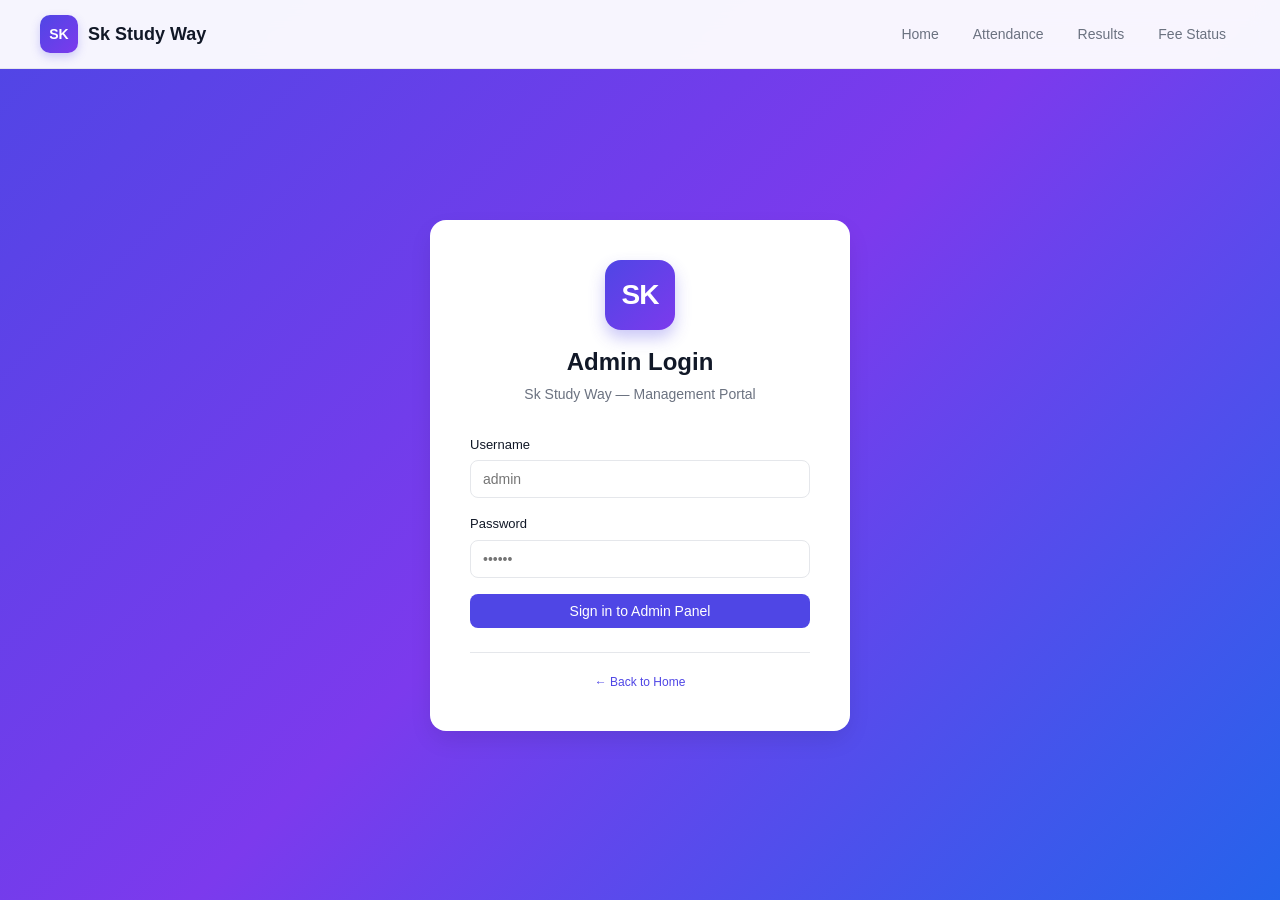
<file: students.html>
<!DOCTYPE html>
<html lang="en">
<head>
<meta charset="UTF-8" />
<meta name="viewport" content="width=device-width, initial-scale=1.0" />
<title>Students — Sk Study Way</title>
<link rel="stylesheet" href="css/style.css" />
</head>
<body>
  <div class="app">
    <aside class="sidebar"></aside>
    <div class="main">
      <header class="topbar"></header>
      <div class="content">

        <div class="toolbar">
          <input id="search" class="input" type="text" placeholder="Search by name, batch, or roll..." />
          <select id="filterBatch" class="select"><option value="">All Batches</option></select>
          <div class="spacer"></div>
          <button class="btn btn-primary" onclick="openAdd()">+ Add Student</button>
        </div>

        <div class="card">
          <div class="table-wrap">
            <table class="table">
              <thead>
                <tr>
                  <th>Roll</th>
                  <th>Name</th>
                  <th>Batch</th>
                  <th>Parent</th>
                  <th>Phone</th>
                  <th>Monthly Fee</th>
                  <th>Status</th>
                  <th style="width: 140px;">Actions</th>
                </tr>
              </thead>
              <tbody id="studentList"></tbody>
            </table>
          </div>
        </div>
      </div>
    </div>
  </div>

  <!-- Add / Edit Modal -->
  <div id="studentModal" class="modal-backdrop hidden">
    <div class="modal">
      <div class="modal-header">
        <h3 id="modalTitle">Add Student</h3>
        <button class="modal-close" onclick="UI.closeModal('studentModal')">&times;</button>
      </div>
      <form id="studentForm">
        <div class="modal-body">
          <input type="hidden" id="studentId" />
          <div class="row row-2">
            <div class="field">
              <label>Roll No <span style="color:var(--danger)">*</span></label>
              <input id="roll" class="input" type="text" required />
            </div>
            <div class="field">
              <label>Full Name <span style="color:var(--danger)">*</span></label>
              <input id="name" class="input" type="text" required />
            </div>
          </div>
          <div class="row row-2">
            <div class="field">
              <label>Batch <span style="color:var(--danger)">*</span></label>
              <input id="batch" class="input" type="text" placeholder="e.g. Morning 10th, Evening Physics" required />
            </div>
            <div class="field">
              <label>Subject (optional)</label>
              <input id="subject" class="input" type="text" placeholder="e.g. Maths, Science" />
            </div>
          </div>
          <div class="row row-2">
            <div class="field">
              <label>Parent / Guardian</label>
              <input id="parent" class="input" type="text" />
            </div>
            <div class="field">
              <label>Phone</label>
              <input id="phone" class="input" type="tel" placeholder="e.g. 9876543210" />
            </div>
          </div>
          <div class="row row-2">
            <div class="field">
              <label>Monthly Fee (&#8377;)</label>
              <input id="monthlyFee" class="input" type="number" min="0" step="50" placeholder="0" />
            </div>
            <div class="field">
              <label>Status</label>
              <select id="status" class="select">
                <option value="active">Active</option>
                <option value="inactive">Inactive</option>
              </select>
            </div>
          </div>
          <div class="field">
            <label>Address</label>
            <textarea id="address" class="textarea" rows="2"></textarea>
          </div>
        </div>
        <div class="modal-footer">
          <button type="button" class="btn btn-ghost" onclick="UI.closeModal('studentModal')">Cancel</button>
          <button type="submit" class="btn btn-primary">Save</button>
        </div>
      </form>
    </div>
  </div>

  <script src="js/storage.js"></script>
  <script src="js/auth.js"></script>
  <script src="js/ui.js"></script>
  <script src="js/students.js"></script>
</body>
</html>
</file>
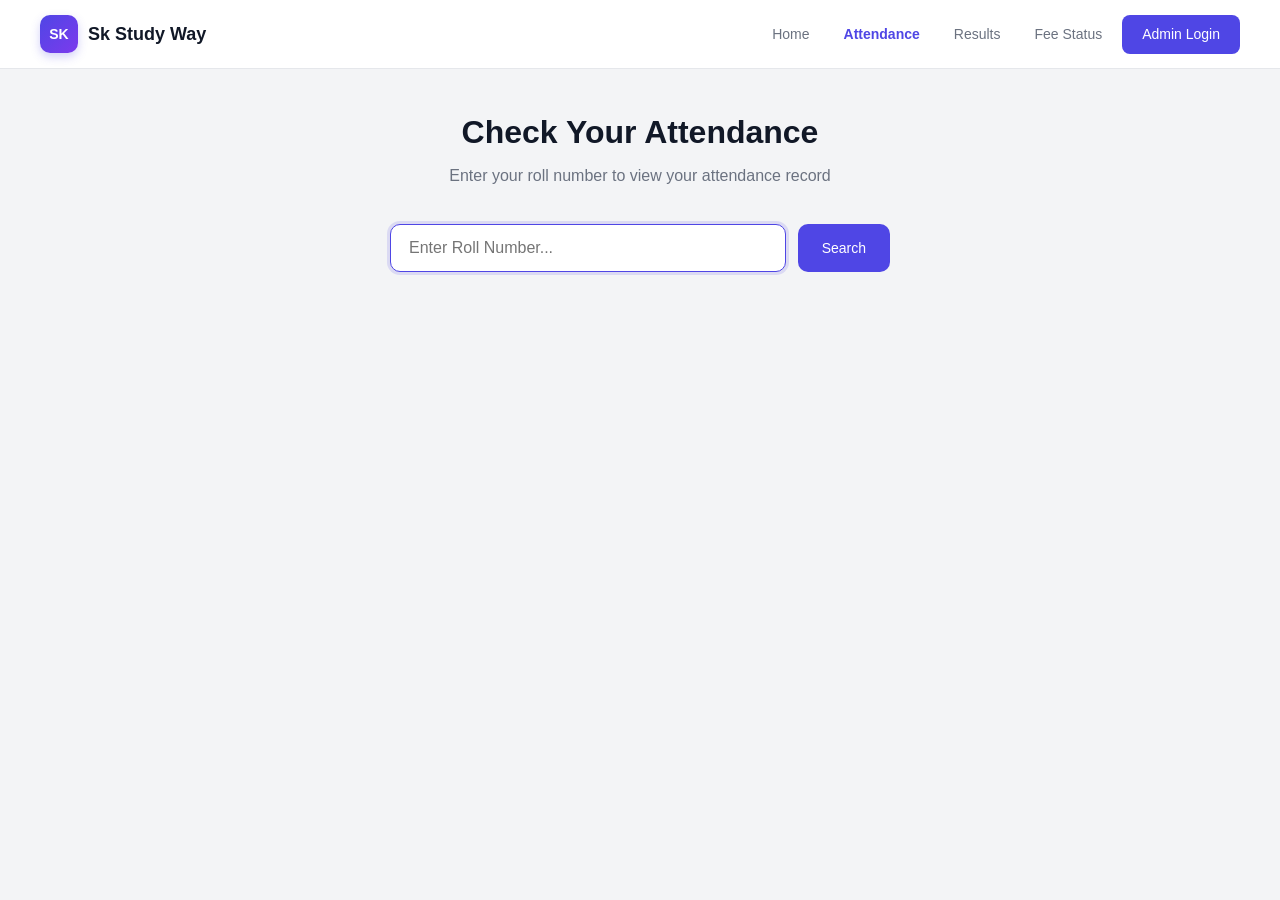
<file: view-attendance.html>
<!DOCTYPE html>
<html lang="en">
<head>
<meta charset="UTF-8" />
<meta name="viewport" content="width=device-width, initial-scale=1.0" />
<title>Check Attendance — Sk Study Way</title>
<link rel="stylesheet" href="css/style.css" />
<link rel="stylesheet" href="css/landing.css" />
</head>
<body>

  <!-- NAVIGATION -->
  <nav class="landing-nav">
    <div class="nav-container">
      <a href="index.html" class="nav-brand">
        <div class="nav-logo">SK</div>
        <span>Sk Study Way</span>
      </a>
      <button class="nav-toggle" onclick="document.querySelector('.nav-links').classList.toggle('open')" aria-label="Menu">
        <span></span><span></span><span></span>
      </button>
      <ul class="nav-links">
        <li><a href="index.html">Home</a></li>
        <li><a href="view-attendance.html" class="active-link">Attendance</a></li>
        <li><a href="view-results.html">Results</a></li>
        <li><a href="view-fees.html">Fee Status</a></li>
        <li class="nav-cta"><a href="admin.html" class="btn btn-primary">Admin Login</a></li>
      </ul>
    </div>
  </nav>

  <div class="public-page">
    <div class="public-container">
      <div class="public-header fade-in">
        <h1>Check Your Attendance</h1>
        <p>Enter your roll number to view your attendance record</p>
      </div>

      <div class="search-box slide-up">
        <input id="rollInput" class="input" type="text" placeholder="Enter Roll Number..." autofocus />
        <button class="btn btn-primary" onclick="searchAttendance()">Search</button>
      </div>

      <div id="resultArea"></div>
    </div>
  </div>

  <script src="js/storage.js"></script>
  <script>
    function searchAttendance() {
      const roll = document.getElementById('rollInput').value.trim();
      const area = document.getElementById('resultArea');

      if (!roll) { area.innerHTML = ''; return; }

      const students = DB.getStudents();
      const student = students.find(s => s.roll && s.roll.toLowerCase() === roll.toLowerCase());

      if (!student) {
        area.innerHTML = notFound(roll);
        return;
      }

      const records = DB.attendanceByStudent(student.id);
      const total = records.length;
      const present = records.filter(a => a.status === 'present').length;
      const absent = records.filter(a => a.status === 'absent').length;
      const late = records.filter(a => a.status === 'late').length;
      const pct = total ? Math.round(((present + late * 0.5) / total) * 100) : 0;

      const initials = (student.name || '?').charAt(0).toUpperCase();
      const recent = [...records].sort((a, b) => (b.date || '').localeCompare(a.date || '')).slice(0, 30);

      let recentHtml;
      if (recent.length > 0) {
        recentHtml = `
          <table class="table" style="margin-top:0;">
            <thead><tr><th>Date</th><th>Day</th><th>Status</th></tr></thead>
            <tbody>
              ${recent.map(r => {
                const d = new Date(r.date + 'T00:00:00');
                const day = d.toLocaleDateString('en-IN', { weekday: 'short' });
                const dateStr = d.toLocaleDateString('en-IN', { day: '2-digit', month: 'short', year: 'numeric' });
                const badge = r.status === 'present' ? '<span class="badge badge-success">Present</span>' :
                              r.status === 'absent' ? '<span class="badge badge-danger">Absent</span>' :
                              '<span class="badge badge-warning">Late</span>';
                return `<tr><td>${dateStr}</td><td>${day}</td><td>${badge}</td></tr>`;
              }).join('')}
            </tbody>
          </table>
        `;
      } else {
        recentHtml = `<div style="padding:30px;text-align:center;color:var(--text-muted);">No attendance records found yet.</div>`;
      }

      area.innerHTML = `
        <div class="result-panel slide-up">
          <div class="result-panel-header">
            <div class="result-panel-avatar">${initials}</div>
            <div class="result-panel-info">
              <h3>${escHtml(student.name)}</h3>
              <p>Roll: ${escHtml(student.roll)} | Batch: ${escHtml(student.batch || '-')}</p>
            </div>
          </div>
          <div class="result-panel-body">
            <div class="stats stagger" style="margin-bottom:24px;">
              <div class="stat">
                <div class="stat-icon green">&#10003;</div>
                <div class="stat-label">Present</div>
                <div class="stat-value" style="color:var(--success);">${present}</div>
              </div>
              <div class="stat">
                <div class="stat-icon red">&#10007;</div>
                <div class="stat-label">Absent</div>
                <div class="stat-value" style="color:var(--danger);">${absent}</div>
              </div>
              <div class="stat">
                <div class="stat-icon amber">&#10711;</div>
                <div class="stat-label">Late</div>
                <div class="stat-value" style="color:var(--warning);">${late}</div>
              </div>
              <div class="stat">
                <div class="stat-icon indigo">%</div>
                <div class="stat-label">Attendance %</div>
                <div class="stat-value" style="color:var(--primary);">${pct}%</div>
              </div>
            </div>

            <h4 style="margin-bottom:12px; font-size:15px;">Recent Records (Last 30 days)</h4>
            <div class="table-wrap">${recentHtml}</div>
          </div>
        </div>
      `;
    }

    function notFound(roll) {
      return `
        <div class="no-result fade-in">
          <svg width="64" height="64" fill="none" stroke="currentColor" stroke-width="1.5" viewBox="0 0 24 24"><path d="M15.182 16.318A4.486 4.486 0 0012.016 15a4.486 4.486 0 00-3.198 1.318M21 12a9 9 0 11-18 0 9 9 0 0118 0zM9.75 9.75c0 .414-.168.75-.375.75S9 10.164 9 9.75 9.168 9 9.375 9s.375.336.375.75zm-.375 0h.008v.015h-.008V9.75zm5.625 0c0 .414-.168.75-.375.75s-.375-.336-.375-.75.168-.75.375-.75.375.336.375.75zm-.375 0h.008v.015h-.008V9.75z"/></svg>
          <h3>Student Not Found</h3>
          <p>No student found with roll number "<strong>${escHtml(roll)}</strong>". Please check and try again.</p>
        </div>
      `;
    }

    function escHtml(str) {
      return String(str ?? '').replace(/[&<>"']/g, c => ({'&':'&amp;','<':'&lt;','>':'&gt;','"':'&quot;',"'":'&#39;'}[c]));
    }

    document.getElementById('rollInput').addEventListener('keydown', (e) => {
      if (e.key === 'Enter') searchAttendance();
    });
  </script>
</body>
</html>
</file>
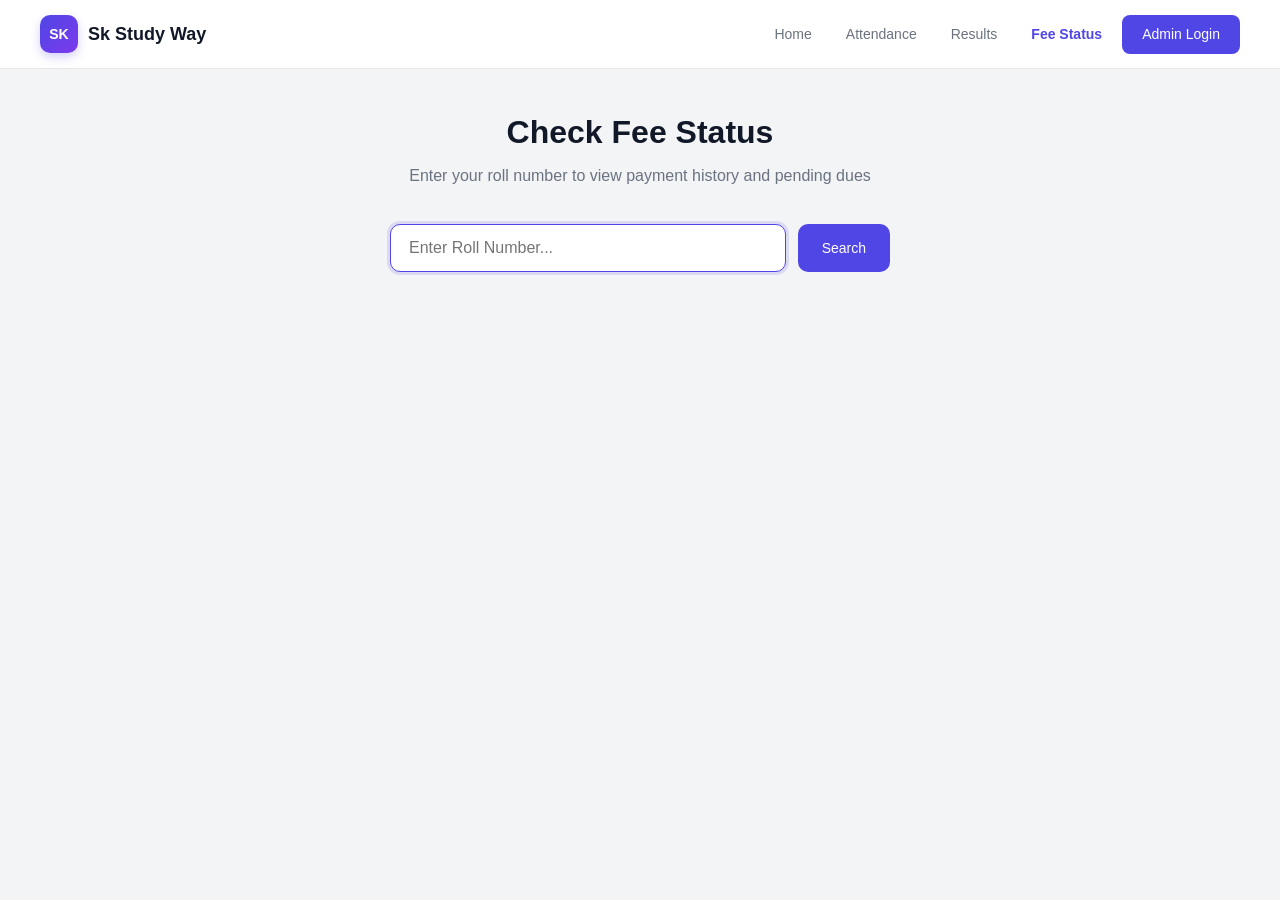
<file: view-fees.html>
<!DOCTYPE html>
<html lang="en">
<head>
<meta charset="UTF-8" />
<meta name="viewport" content="width=device-width, initial-scale=1.0" />
<title>Check Fee Status — Sk Study Way</title>
<link rel="stylesheet" href="css/style.css" />
<link rel="stylesheet" href="css/landing.css" />
</head>
<body>

  <nav class="landing-nav">
    <div class="nav-container">
      <a href="index.html" class="nav-brand">
        <div class="nav-logo">SK</div>
        <span>Sk Study Way</span>
      </a>
      <button class="nav-toggle" onclick="document.querySelector('.nav-links').classList.toggle('open')" aria-label="Menu">
        <span></span><span></span><span></span>
      </button>
      <ul class="nav-links">
        <li><a href="index.html">Home</a></li>
        <li><a href="view-attendance.html">Attendance</a></li>
        <li><a href="view-results.html">Results</a></li>
        <li><a href="view-fees.html" class="active-link">Fee Status</a></li>
        <li class="nav-cta"><a href="admin.html" class="btn btn-primary">Admin Login</a></li>
      </ul>
    </div>
  </nav>

  <div class="public-page">
    <div class="public-container">
      <div class="public-header fade-in">
        <h1>Check Fee Status</h1>
        <p>Enter your roll number to view payment history and pending dues</p>
      </div>

      <div class="search-box slide-up">
        <input id="rollInput" class="input" type="text" placeholder="Enter Roll Number..." autofocus />
        <button class="btn btn-primary" onclick="searchFees()">Search</button>
      </div>

      <div id="resultArea"></div>
    </div>
  </div>

  <script src="js/storage.js"></script>
  <script>
    function searchFees() {
      const roll = document.getElementById('rollInput').value.trim();
      const area = document.getElementById('resultArea');

      if (!roll) { area.innerHTML = ''; return; }

      const students = DB.getStudents();
      const student = students.find(s => s.roll && s.roll.toLowerCase() === roll.toLowerCase());

      if (!student) {
        area.innerHTML = `
          <div class="no-result fade-in">
            <svg width="64" height="64" fill="none" stroke="currentColor" stroke-width="1.5" viewBox="0 0 24 24"><path d="M15.182 16.318A4.486 4.486 0 0012.016 15a4.486 4.486 0 00-3.198 1.318M21 12a9 9 0 11-18 0 9 9 0 0118 0zM9.75 9.75c0 .414-.168.75-.375.75S9 10.164 9 9.75 9.168 9 9.375 9s.375.336.375.75zm-.375 0h.008v.015h-.008V9.75zm5.625 0c0 .414-.168.75-.375.75s-.375-.336-.375-.75.168-.75.375-.75.375.336.375.75zm-.375 0h.008v.015h-.008V9.75z"/></svg>
            <h3>Student Not Found</h3>
            <p>No student found with roll number "<strong>${escHtml(roll)}</strong>". Please check and try again.</p>
          </div>
        `;
        return;
      }

      const fees = DB.feesByStudent(student.id).sort((a, b) => (b.date || '').localeCompare(a.date || ''));
      const initials = (student.name || '?').charAt(0).toUpperCase();
      const monthlyFee = Number(student.monthlyFee) || 0;
      const totalPaid = fees.reduce((s, f) => s + Number(f.amount || 0), 0);

      const created = student.createdAt ? new Date(student.createdAt) : new Date();
      const now = new Date();
      const monthsDiff = (now.getFullYear() - created.getFullYear()) * 12 + (now.getMonth() - created.getMonth()) + 1;
      const totalExpected = monthlyFee * Math.max(1, monthsDiff);
      const pending = Math.max(0, totalExpected - totalPaid);

      let feeTableHtml;
      if (fees.length > 0) {
        feeTableHtml = `
          <table class="table" style="margin:0;">
            <thead><tr><th>Date</th><th>Month</th><th>Amount</th><th>Mode</th><th>Note</th></tr></thead>
            <tbody>
              ${fees.map(f => {
                const dateStr = f.date ? new Date(f.date + 'T00:00:00').toLocaleDateString('en-IN', { day: '2-digit', month: 'short', year: 'numeric' }) : '-';
                const monthStr = f.month ? formatMonth(f.month) : '-';
                return `<tr>
                  <td>${dateStr}</td>
                  <td>${monthStr}</td>
                  <td><strong style="color:var(--success);">\u20B9${Number(f.amount).toLocaleString('en-IN')}</strong></td>
                  <td><span class="badge badge-info">${escHtml(f.mode || 'Cash')}</span></td>
                  <td style="color:var(--text-muted);">${escHtml(f.note || '-')}</td>
                </tr>`;
              }).join('')}
            </tbody>
          </table>
        `;
      } else {
        feeTableHtml = `<div style="padding:30px;text-align:center;color:var(--text-muted);">No fee payments recorded yet.</div>`;
      }

      area.innerHTML = `
        <div class="result-panel slide-up">
          <div class="result-panel-header">
            <div class="result-panel-avatar">${initials}</div>
            <div class="result-panel-info">
              <h3>${escHtml(student.name)}</h3>
              <p>Roll: ${escHtml(student.roll)} | Batch: ${escHtml(student.batch || '-')}</p>
            </div>
          </div>
          <div class="result-panel-body">
            <div class="stats stagger" style="margin-bottom:24px;">
              <div class="stat">
                <div class="stat-icon indigo">\u20B9</div>
                <div class="stat-label">Monthly Fee</div>
                <div class="stat-value">\u20B9${monthlyFee.toLocaleString('en-IN')}</div>
              </div>
              <div class="stat">
                <div class="stat-icon green">\u2713</div>
                <div class="stat-label">Total Paid</div>
                <div class="stat-value" style="color:var(--success);">\u20B9${totalPaid.toLocaleString('en-IN')}</div>
                <div class="stat-foot">${fees.length} payments</div>
              </div>
              <div class="stat">
                <div class="stat-icon red">\u26A0</div>
                <div class="stat-label">Pending Dues</div>
                <div class="stat-value" style="color:${pending > 0 ? 'var(--danger)' : 'var(--success)'};">\u20B9${pending.toLocaleString('en-IN')}</div>
                <div class="stat-foot">${pending > 0 ? 'Please clear dues' : 'All clear!'}</div>
              </div>
            </div>

            <h4 style="margin-bottom:12px; font-size:15px;">Payment History</h4>
            <div class="table-wrap">${feeTableHtml}</div>
          </div>
        </div>
      `;
    }

    function formatMonth(m) {
      if (!m) return '-';
      const [y, mo] = m.split('-');
      const d = new Date(Number(y), Number(mo) - 1, 1);
      return d.toLocaleDateString('en-IN', { month: 'long', year: 'numeric' });
    }

    function escHtml(str) {
      return String(str ?? '').replace(/[&<>"']/g, c => ({'&':'&amp;','<':'&lt;','>':'&gt;','"':'&quot;',"'":'&#39;'}[c]));
    }

    document.getElementById('rollInput').addEventListener('keydown', (e) => {
      if (e.key === 'Enter') searchFees();
    });
  </script>
</body>
</html>
</file>
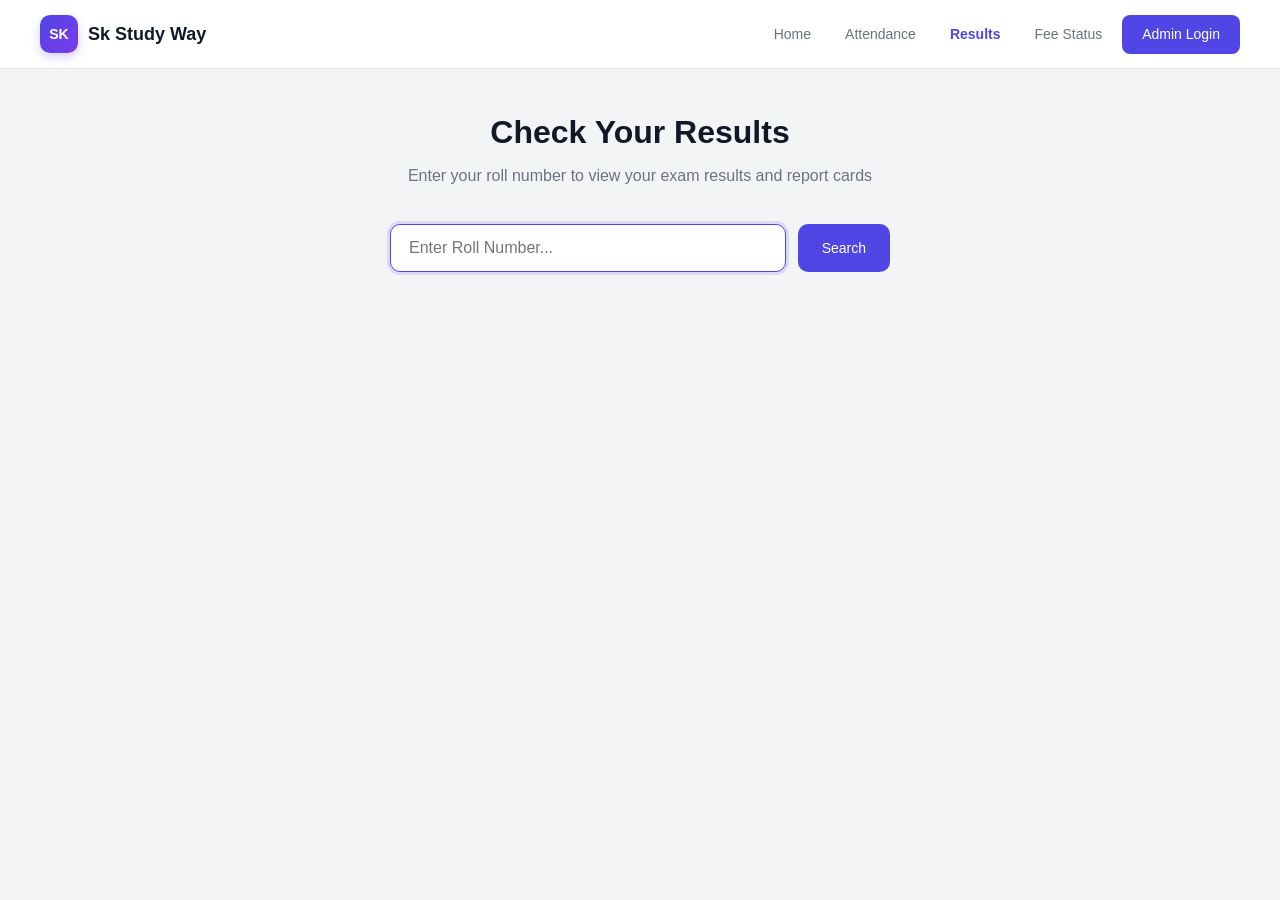
<file: view-results.html>
<!DOCTYPE html>
<html lang="en">
<head>
<meta charset="UTF-8" />
<meta name="viewport" content="width=device-width, initial-scale=1.0" />
<title>Check Results — Sk Study Way</title>
<link rel="stylesheet" href="css/style.css" />
<link rel="stylesheet" href="css/landing.css" />
</head>
<body>

  <nav class="landing-nav">
    <div class="nav-container">
      <a href="index.html" class="nav-brand">
        <div class="nav-logo">SK</div>
        <span>Sk Study Way</span>
      </a>
      <button class="nav-toggle" onclick="document.querySelector('.nav-links').classList.toggle('open')" aria-label="Menu">
        <span></span><span></span><span></span>
      </button>
      <ul class="nav-links">
        <li><a href="index.html">Home</a></li>
        <li><a href="view-attendance.html">Attendance</a></li>
        <li><a href="view-results.html" class="active-link">Results</a></li>
        <li><a href="view-fees.html">Fee Status</a></li>
        <li class="nav-cta"><a href="admin.html" class="btn btn-primary">Admin Login</a></li>
      </ul>
    </div>
  </nav>

  <div class="public-page">
    <div class="public-container">
      <div class="public-header fade-in">
        <h1>Check Your Results</h1>
        <p>Enter your roll number to view your exam results and report cards</p>
      </div>

      <div class="search-box slide-up">
        <input id="rollInput" class="input" type="text" placeholder="Enter Roll Number..." autofocus />
        <button class="btn btn-primary" onclick="searchResults()">Search</button>
      </div>

      <div id="resultArea"></div>
    </div>
  </div>

  <script src="js/storage.js"></script>
  <script>
    function gradeFor(pct) {
      if (pct >= 90) return { g: 'A+', cls: 'badge-success' };
      if (pct >= 80) return { g: 'A',  cls: 'badge-success' };
      if (pct >= 70) return { g: 'B+', cls: 'badge-info' };
      if (pct >= 60) return { g: 'B',  cls: 'badge-info' };
      if (pct >= 50) return { g: 'C',  cls: 'badge-warning' };
      if (pct >= 40) return { g: 'D',  cls: 'badge-warning' };
      return { g: 'F', cls: 'badge-danger' };
    }

    function searchResults() {
      const roll = document.getElementById('rollInput').value.trim();
      const area = document.getElementById('resultArea');

      if (!roll) { area.innerHTML = ''; return; }

      const students = DB.getStudents();
      const student = students.find(s => s.roll && s.roll.toLowerCase() === roll.toLowerCase());

      if (!student) {
        area.innerHTML = `
          <div class="no-result fade-in">
            <svg width="64" height="64" fill="none" stroke="currentColor" stroke-width="1.5" viewBox="0 0 24 24"><path d="M15.182 16.318A4.486 4.486 0 0012.016 15a4.486 4.486 0 00-3.198 1.318M21 12a9 9 0 11-18 0 9 9 0 0118 0zM9.75 9.75c0 .414-.168.75-.375.75S9 10.164 9 9.75 9.168 9 9.375 9s.375.336.375.75zm-.375 0h.008v.015h-.008V9.75zm5.625 0c0 .414-.168.75-.375.75s-.375-.336-.375-.75.168-.75.375-.75.375.336.375.75zm-.375 0h.008v.015h-.008V9.75z"/></svg>
            <h3>Student Not Found</h3>
            <p>No student found with roll number "<strong>${escHtml(roll)}</strong>". Please check and try again.</p>
          </div>
        `;
        return;
      }

      const results = DB.resultsByStudent(student.id).sort((a, b) => (b.examDate || '').localeCompare(a.examDate || ''));
      const initials = (student.name || '?').charAt(0).toUpperCase();

      if (results.length === 0) {
        area.innerHTML = `
          <div class="result-panel slide-up">
            <div class="result-panel-header">
              <div class="result-panel-avatar">${initials}</div>
              <div class="result-panel-info">
                <h3>${escHtml(student.name)}</h3>
                <p>Roll: ${escHtml(student.roll)} | Batch: ${escHtml(student.batch || '-')}</p>
              </div>
            </div>
            <div class="result-panel-body">
              <div style="text-align:center;padding:40px;color:var(--text-muted);">
                <p>No results have been published yet for this student.</p>
              </div>
            </div>
          </div>
        `;
        return;
      }

      const cardsHtml = results.map((r, idx) => {
        const obtained = r.subjects.reduce((s, x) => s + Number(x.marks || 0), 0);
        const max = r.subjects.reduce((s, x) => s + Number(x.outOf || 0), 0);
        const pct = max ? Math.round((obtained / max) * 100) : 0;
        const g = gradeFor(pct);

        const subjectRows = r.subjects.map((sub, i) => {
          const sp = sub.outOf ? Math.round((sub.marks / sub.outOf) * 100) : 0;
          const sg = gradeFor(sp);
          return `<tr>
            <td>${i + 1}</td>
            <td>${escHtml(sub.name)}</td>
            <td style="text-align:center;"><strong>${sub.marks}</strong></td>
            <td style="text-align:center;">${sub.outOf}</td>
            <td style="text-align:center;">${sp}%</td>
            <td><span class="badge ${sg.cls}">${sg.g}</span></td>
          </tr>`;
        }).join('');

        const dateStr = r.examDate ? new Date(r.examDate + 'T00:00:00').toLocaleDateString('en-IN', { day: '2-digit', month: 'short', year: 'numeric' }) : '-';

        return `
          <div class="card slide-up" style="margin-bottom:20px;animation-delay:${idx * 0.1}s;">
            <div class="card-header">
              <h3>${escHtml(r.examName)}</h3>
              <span style="font-size:13px;color:var(--text-muted);">${dateStr}</span>
            </div>
            <div class="card-body" style="padding:0;">
              <div class="table-wrap">
                <table class="table" style="margin:0;">
                  <thead><tr><th>#</th><th>Subject</th><th style="text-align:center;">Marks</th><th style="text-align:center;">Out of</th><th style="text-align:center;">%</th><th>Grade</th></tr></thead>
                  <tbody>${subjectRows}</tbody>
                </table>
              </div>
              <div style="display:grid; grid-template-columns:repeat(auto-fit, minmax(120px, 1fr)); gap:12px; padding:20px; background:var(--primary-light); text-align:center;">
                <div>
                  <div style="font-size:11px;color:var(--text-muted);text-transform:uppercase;">Total</div>
                  <div style="font-size:20px;font-weight:700;color:var(--primary);">${obtained} / ${max}</div>
                </div>
                <div>
                  <div style="font-size:11px;color:var(--text-muted);text-transform:uppercase;">Percentage</div>
                  <div style="font-size:20px;font-weight:700;color:var(--primary);">${pct}%</div>
                </div>
                <div>
                  <div style="font-size:11px;color:var(--text-muted);text-transform:uppercase;">Grade</div>
                  <div style="font-size:20px;font-weight:700;"><span class="badge ${g.cls}" style="font-size:14px;padding:5px 14px;">${g.g}</span></div>
                </div>
              </div>
              ${r.remarks ? `<div style="padding:16px 20px;border-top:1px solid var(--border);font-size:14px;"><strong>Remarks:</strong> ${escHtml(r.remarks)}</div>` : ''}
            </div>
          </div>
        `;
      }).join('');

      area.innerHTML = `
        <div class="result-panel-header slide-up" style="background:var(--surface);border:1px solid var(--border);border-radius:14px;margin-bottom:20px;">
          <div class="result-panel-avatar">${initials}</div>
          <div class="result-panel-info">
            <h3>${escHtml(student.name)}</h3>
            <p>Roll: ${escHtml(student.roll)} | Batch: ${escHtml(student.batch || '-')}</p>
          </div>
        </div>
        ${cardsHtml}
      `;
    }

    function escHtml(str) {
      return String(str ?? '').replace(/[&<>"']/g, c => ({'&':'&amp;','<':'&lt;','>':'&gt;','"':'&quot;',"'":'&#39;'}[c]));
    }

    document.getElementById('rollInput').addEventListener('keydown', (e) => {
      if (e.key === 'Enter') searchResults();
    });
  </script>
</body>
</html>
</file>
<file: css/style.css>
/* ============================================
   Sk Study Way — Tuition Management
   Professional UI Stylesheet (with animations,
   dark mode, mobile drawer)
   ============================================ */

* { box-sizing: border-box; margin: 0; padding: 0; }
html { scroll-behavior: smooth; }

:root {
  --primary: #4f46e5;
  --primary-dark: #4338ca;
  --primary-light: #eef2ff;
  --success: #10b981;
  --success-light: #d1fae5;
  --danger: #ef4444;
  --danger-light: #fee2e2;
  --warning: #f59e0b;
  --warning-light: #fef3c7;
  --info: #3b82f6;
  --info-light: #dbeafe;
  --bg: #f3f4f6;
  --surface: #ffffff;
  --surface-hover: #f9fafb;
  --text: #111827;
  --text-muted: #6b7280;
  --border: #e5e7eb;
  --shadow-sm: 0 1px 2px rgba(0,0,0,0.05);
  --shadow: 0 4px 6px -1px rgba(0,0,0,0.08), 0 2px 4px -1px rgba(0,0,0,0.04);
  --shadow-lg: 0 10px 25px -3px rgba(0,0,0,0.1);
  --radius: 12px;
  --radius-sm: 8px;
  --t-fast: 0.15s cubic-bezier(0.4, 0, 0.2, 1);
  --t-base: 0.25s cubic-bezier(0.4, 0, 0.2, 1);
  --t-slow: 0.4s cubic-bezier(0.4, 0, 0.2, 1);
}

[data-theme="dark"] {
  --primary: #818cf8;
  --primary-dark: #6366f1;
  --primary-light: #312e81;
  --success: #34d399;
  --success-light: #064e3b;
  --danger: #f87171;
  --danger-light: #7f1d1d;
  --warning: #fbbf24;
  --warning-light: #78350f;
  --info: #60a5fa;
  --info-light: #1e3a8a;
  --bg: #0f172a;
  --surface: #1e293b;
  --surface-hover: #334155;
  --text: #f1f5f9;
  --text-muted: #94a3b8;
  --border: #334155;
  --shadow-sm: 0 1px 2px rgba(0,0,0,0.3);
  --shadow: 0 4px 6px -1px rgba(0,0,0,0.4);
  --shadow-lg: 0 10px 25px -3px rgba(0,0,0,0.5);
}

body {
  font-family: -apple-system, BlinkMacSystemFont, 'Segoe UI', Roboto, 'Helvetica Neue', Arial, sans-serif;
  background: var(--bg);
  color: var(--text);
  line-height: 1.5;
  min-height: 100vh;
  transition: background-color var(--t-base), color var(--t-base);
  -webkit-font-smoothing: antialiased;
}

a { color: var(--primary); text-decoration: none; transition: color var(--t-fast); }
a:hover { text-decoration: underline; }

/* ============================================
   ANIMATIONS
   ============================================ */
@keyframes fadeIn { from { opacity: 0; } to { opacity: 1; } }
@keyframes slideUp {
  from { transform: translateY(20px); opacity: 0; }
  to { transform: translateY(0); opacity: 1; }
}
@keyframes slideRight {
  from { transform: translateX(-20px); opacity: 0; }
  to { transform: translateX(0); opacity: 1; }
}
@keyframes scaleIn {
  from { transform: scale(0.95); opacity: 0; }
  to { transform: scale(1); opacity: 1; }
}
@keyframes pulse {
  0%, 100% { opacity: 1; }
  50% { opacity: 0.6; }
}
@keyframes spin {
  from { transform: rotate(0deg); }
  to { transform: rotate(360deg); }
}

.fade-in { animation: fadeIn 0.4s ease both; }
.slide-up { animation: slideUp 0.4s ease both; }

/* Stagger helper: applies progressive delay to children */
.stagger > * { animation: slideUp 0.4s ease both; }
.stagger > *:nth-child(1) { animation-delay: 0.05s; }
.stagger > *:nth-child(2) { animation-delay: 0.10s; }
.stagger > *:nth-child(3) { animation-delay: 0.15s; }
.stagger > *:nth-child(4) { animation-delay: 0.20s; }
.stagger > *:nth-child(5) { animation-delay: 0.25s; }
.stagger > *:nth-child(6) { animation-delay: 0.30s; }
.stagger > *:nth-child(n+7) { animation-delay: 0.35s; }

/* Reveal-on-scroll (added by IntersectionObserver) */
.reveal { opacity: 0; transform: translateY(30px); transition: all 0.6s cubic-bezier(0.4, 0, 0.2, 1); }
.reveal.in { opacity: 1; transform: translateY(0); }

/* ============================================
   LOGIN PAGE
   ============================================ */
.login-wrap {
  min-height: 100vh;
  display: flex;
  align-items: center;
  justify-content: center;
  background: linear-gradient(135deg, #4f46e5 0%, #7c3aed 50%, #2563eb 100%);
  padding: 20px;
}
.login-card {
  background: var(--surface);
  border-radius: 16px;
  box-shadow: var(--shadow-lg);
  padding: 40px;
  width: 100%;
  max-width: 420px;
  animation: slideUp 0.5s ease;
}
@media (max-width: 480px) { .login-card { padding: 28px 22px; } }

.brand { text-align: center; margin-bottom: 30px; }
.brand-logo {
  width: 70px; height: 70px;
  margin: 0 auto 14px;
  border-radius: 16px;
  background: linear-gradient(135deg, var(--primary), #7c3aed);
  display: flex; align-items: center; justify-content: center;
  color: white; font-size: 28px; font-weight: 800; letter-spacing: -1px;
  box-shadow: 0 8px 16px rgba(79,70,229,0.3);
  animation: scaleIn 0.5s ease 0.1s both;
}
.brand h1 { font-size: 24px; color: var(--text); margin-bottom: 4px; }
.brand p { color: var(--text-muted); font-size: 14px; }

/* ============================================
   APP LAYOUT (sidebar + main)
   ============================================ */
.app {
  display: grid;
  grid-template-columns: 240px 1fr;
  min-height: 100vh;
}
.sidebar {
  background: linear-gradient(180deg, #1e1b4b 0%, #312e81 100%);
  color: #e5e7eb;
  padding: 24px 0;
  position: sticky;
  top: 0;
  height: 100vh;
  overflow-y: auto;
  z-index: 50;
  transition: transform var(--t-base);
}
[data-theme="dark"] .sidebar {
  background: linear-gradient(180deg, #020617 0%, #1e1b4b 100%);
}
.sidebar-brand {
  padding: 0 20px 24px;
  border-bottom: 1px solid rgba(255,255,255,0.1);
  margin-bottom: 16px;
  display: flex; align-items: center; gap: 12px;
}
.sidebar-brand .logo {
  width: 40px; height: 40px;
  border-radius: 10px;
  background: linear-gradient(135deg, #6366f1, #a855f7);
  display: flex; align-items: center; justify-content: center;
  color: white; font-weight: 800; font-size: 16px;
}
.sidebar-brand .name { font-weight: 700; color: white; font-size: 15px; }
.sidebar-brand .sub { font-size: 11px; color: #c7d2fe; }

.nav { list-style: none; padding: 0 12px; }
.nav li a {
  display: flex; align-items: center; gap: 12px;
  padding: 11px 14px;
  color: #c7d2fe;
  border-radius: 8px;
  font-size: 14px;
  margin-bottom: 2px;
  transition: all var(--t-fast);
  position: relative;
}
.nav li a:hover {
  background: rgba(255,255,255,0.08);
  color: white;
  text-decoration: none;
  transform: translateX(2px);
}
.nav li a.active {
  background: rgba(255,255,255,0.15);
  color: white;
  font-weight: 600;
}
.nav li a.active::before {
  content: '';
  position: absolute;
  left: -12px; top: 8px; bottom: 8px;
  width: 3px;
  background: linear-gradient(180deg, #a855f7, #6366f1);
  border-radius: 0 3px 3px 0;
}
.nav .icon { width: 18px; text-align: center; }
.sidebar-footer { position: absolute; bottom: 16px; left: 12px; right: 12px; }

.sidebar-backdrop {
  display: none;
  position: fixed;
  inset: 0;
  background: rgba(0,0,0,0.5);
  z-index: 49;
  animation: fadeIn 0.2s;
}
.sidebar-backdrop.show { display: block; }

.main { padding: 0; overflow-x: hidden; min-width: 0; }
.topbar {
  background: var(--surface);
  border-bottom: 1px solid var(--border);
  padding: 14px 28px;
  display: flex;
  align-items: center;
  justify-content: space-between;
  position: sticky; top: 0; z-index: 10;
  gap: 12px;
}
.topbar-left { display: flex; align-items: center; gap: 12px; min-width: 0; }
.topbar h2 { font-size: 19px; font-weight: 600; white-space: nowrap; overflow: hidden; text-overflow: ellipsis; }
.topbar-right { display: flex; align-items: center; gap: 10px; }

.menu-toggle {
  display: none;
  width: 40px; height: 40px;
  border: 1px solid var(--border);
  background: var(--surface);
  border-radius: 8px;
  cursor: pointer;
  align-items: center;
  justify-content: center;
  color: var(--text);
  transition: all var(--t-fast);
}
.menu-toggle:hover { background: var(--surface-hover); }
.menu-toggle svg { width: 20px; height: 20px; }

.theme-toggle {
  width: 40px; height: 40px;
  border: 1px solid var(--border);
  background: var(--surface);
  border-radius: 8px;
  cursor: pointer;
  display: flex;
  align-items: center;
  justify-content: center;
  color: var(--text-muted);
  transition: all var(--t-fast);
}
.theme-toggle:hover { background: var(--surface-hover); color: var(--primary); transform: rotate(15deg); }

.user-chip {
  display: flex; align-items: center; gap: 10px;
  padding: 6px 14px 6px 6px;
  background: var(--primary-light);
  border-radius: 999px;
  color: var(--primary);
  font-size: 13px;
  font-weight: 500;
}
.user-chip .avatar {
  width: 28px; height: 28px; border-radius: 50%;
  background: var(--primary);
  color: white;
  display: flex; align-items: center; justify-content: center;
  font-size: 12px; font-weight: 700;
}
[data-theme="dark"] .user-chip { color: #c7d2fe; }
.content { padding: 28px 32px; animation: fadeIn 0.3s ease; }

/* ============================================
   COMPONENTS — buttons, forms, cards
   ============================================ */
.btn {
  display: inline-flex; align-items: center; gap: 8px;
  padding: 9px 18px;
  border: none;
  border-radius: var(--radius-sm);
  font-size: 14px;
  font-weight: 500;
  cursor: pointer;
  transition: all var(--t-fast);
  font-family: inherit;
  position: relative;
  overflow: hidden;
}
.btn:active { transform: scale(0.97); }
.btn-primary { background: var(--primary); color: white; }
.btn-primary:hover { background: var(--primary-dark); transform: translateY(-1px); box-shadow: 0 4px 12px rgba(79,70,229,0.3); }
.btn-success { background: var(--success); color: white; }
.btn-success:hover { background: #059669; transform: translateY(-1px); }
.btn-danger { background: var(--danger); color: white; }
.btn-danger:hover { background: #dc2626; transform: translateY(-1px); }
.btn-warning { background: var(--warning); color: white; }
.btn-warning:hover { background: #d97706; transform: translateY(-1px); }
.btn-ghost { background: transparent; color: var(--text-muted); border: 1px solid var(--border); }
.btn-ghost:hover { background: var(--surface-hover); color: var(--text); border-color: var(--text-muted); }
.btn-sm { padding: 5px 10px; font-size: 12px; }
.btn-block { width: 100%; justify-content: center; }
.btn:disabled { opacity: 0.5; cursor: not-allowed; transform: none !important; }

.field { margin-bottom: 16px; }
.field label { display: block; font-size: 13px; font-weight: 500; margin-bottom: 6px; color: var(--text); }
.input, .select, .textarea {
  width: 100%;
  padding: 10px 12px;
  border: 1px solid var(--border);
  border-radius: var(--radius-sm);
  font-size: 14px;
  font-family: inherit;
  background: var(--surface);
  color: var(--text);
  transition: all var(--t-fast);
}
.input:focus, .select:focus, .textarea:focus {
  outline: none;
  border-color: var(--primary);
  box-shadow: 0 0 0 3px rgba(79,70,229,0.15);
}
.row { display: grid; gap: 16px; }
.row-2 { grid-template-columns: 1fr 1fr; }
.row-3 { grid-template-columns: 1fr 1fr 1fr; }
@media (max-width: 640px) { .row-2, .row-3 { grid-template-columns: 1fr; } }

.card {
  background: var(--surface);
  border-radius: var(--radius);
  box-shadow: var(--shadow-sm);
  border: 1px solid var(--border);
  overflow: hidden;
  transition: all var(--t-base);
}
.card:hover { box-shadow: var(--shadow); }
.card-header {
  padding: 18px 22px;
  border-bottom: 1px solid var(--border);
  display: flex; align-items: center; justify-content: space-between;
  flex-wrap: wrap; gap: 8px;
}
.card-header h3 { font-size: 16px; font-weight: 600; }
.card-body { padding: 22px; }

/* ============================================
   STAT CARDS
   ============================================ */
.stats {
  display: grid;
  grid-template-columns: repeat(auto-fit, minmax(220px, 1fr));
  gap: 18px;
  margin-bottom: 28px;
}
.stat {
  background: var(--surface);
  border-radius: var(--radius);
  padding: 22px;
  border: 1px solid var(--border);
  position: relative;
  overflow: hidden;
  transition: all var(--t-base);
}
.stat:hover { transform: translateY(-3px); box-shadow: var(--shadow); border-color: rgba(79,70,229,0.2); }
.stat .stat-label { font-size: 13px; color: var(--text-muted); margin-bottom: 8px; font-weight: 500; }
.stat .stat-value { font-size: 28px; font-weight: 700; color: var(--text); }
.stat .stat-foot { font-size: 12px; color: var(--text-muted); margin-top: 6px; }
.stat .stat-icon {
  position: absolute; top: 18px; right: 18px;
  width: 40px; height: 40px;
  border-radius: 10px;
  display: flex; align-items: center; justify-content: center;
  font-size: 18px;
  transition: transform var(--t-base);
}
.stat:hover .stat-icon { transform: scale(1.1) rotate(5deg); }
.stat-icon.indigo { background: var(--primary-light); color: var(--primary); }
.stat-icon.green { background: var(--success-light); color: var(--success); }
.stat-icon.amber { background: var(--warning-light); color: var(--warning); }
.stat-icon.blue { background: var(--info-light); color: var(--info); }
.stat-icon.red { background: var(--danger-light); color: var(--danger); }

/* ============================================
   TABLES
   ============================================ */
.table-wrap { overflow-x: auto; -webkit-overflow-scrolling: touch; }
.table {
  width: 100%;
  border-collapse: collapse;
  font-size: 14px;
}
.table th, .table td {
  text-align: left;
  padding: 12px 16px;
  border-bottom: 1px solid var(--border);
}
.table th {
  background: var(--surface-hover);
  font-weight: 600;
  color: var(--text-muted);
  font-size: 12px;
  text-transform: uppercase;
  letter-spacing: 0.5px;
  white-space: nowrap;
}
.table tbody tr { transition: background-color var(--t-fast); }
.table tbody tr:hover { background: var(--surface-hover); }
.table .empty {
  text-align: center;
  color: var(--text-muted);
  padding: 40px 16px;
  font-style: italic;
}

.badge {
  display: inline-block;
  padding: 3px 10px;
  border-radius: 999px;
  font-size: 11px;
  font-weight: 600;
  text-transform: uppercase;
  letter-spacing: 0.3px;
}
.badge-success { background: var(--success-light); color: var(--success); }
.badge-danger { background: var(--danger-light); color: var(--danger); }
.badge-warning { background: var(--warning-light); color: var(--warning); }
.badge-info { background: var(--info-light); color: var(--info); }
[data-theme="dark"] .badge-success { color: #6ee7b7; }
[data-theme="dark"] .badge-danger { color: #fca5a5; }
[data-theme="dark"] .badge-warning { color: #fcd34d; }
[data-theme="dark"] .badge-info { color: #93c5fd; }

/* ============================================
   MODAL
   ============================================ */
.modal-backdrop {
  position: fixed; inset: 0;
  background: rgba(17,24,39,0.6);
  display: flex; align-items: center; justify-content: center;
  z-index: 100;
  padding: 20px;
  animation: fadeIn 0.15s ease;
  backdrop-filter: blur(2px);
}
.modal-backdrop.hidden { display: none; }
.modal {
  background: var(--surface);
  border-radius: 14px;
  width: 100%;
  max-width: 520px;
  max-height: 90vh;
  overflow-y: auto;
  box-shadow: var(--shadow-lg);
  animation: scaleIn 0.2s ease;
}
.modal-lg { max-width: 720px; }
.modal-header {
  padding: 18px 22px;
  border-bottom: 1px solid var(--border);
  display: flex; align-items: center; justify-content: space-between;
  position: sticky; top: 0;
  background: var(--surface); z-index: 1;
}
.modal-header h3 { font-size: 17px; font-weight: 600; }
.modal-close {
  background: none; border: none; cursor: pointer;
  font-size: 22px; color: var(--text-muted);
  width: 32px; height: 32px; border-radius: 8px;
  display: flex; align-items: center; justify-content: center;
  transition: all var(--t-fast);
}
.modal-close:hover { background: var(--surface-hover); color: var(--text); transform: rotate(90deg); }
.modal-body { padding: 22px; }
.modal-footer {
  padding: 16px 22px;
  border-top: 1px solid var(--border);
  display: flex; justify-content: flex-end; gap: 10px;
  background: var(--surface-hover);
  flex-wrap: wrap;
}

/* ============================================
   TOAST
   ============================================ */
.toast {
  position: fixed;
  bottom: 24px; right: 24px;
  background: var(--text);
  color: var(--surface);
  padding: 12px 20px;
  border-radius: 8px;
  font-size: 14px;
  box-shadow: var(--shadow-lg);
  z-index: 200;
  animation: slideUp 0.25s ease;
}
.toast.success { background: var(--success); color: white; }
.toast.error { background: var(--danger); color: white; }
@media (max-width: 480px) {
  .toast { left: 16px; right: 16px; bottom: 16px; text-align: center; }
}

/* ============================================
   ATTENDANCE / RESULTS specific
   ============================================ */
.toolbar {
  display: flex;
  gap: 12px;
  align-items: center;
  flex-wrap: wrap;
  margin-bottom: 20px;
}
.toolbar .input, .toolbar .select { width: auto; min-width: 200px; flex: 1 1 200px; max-width: 320px; }
.toolbar .spacer { flex: 1; }

.attendance-row td:last-child { width: 220px; }
.att-buttons { display: inline-flex; gap: 6px; }
.att-buttons .btn { padding: 6px 12px; font-size: 12px; min-width: 38px; justify-content: center; }
.att-buttons .btn.active.present { background: var(--success); color: white; border-color: var(--success); }
.att-buttons .btn.active.absent { background: var(--danger); color: white; border-color: var(--danger); }
.att-buttons .btn.active.late { background: var(--warning); color: white; border-color: var(--warning); }

.receipt {
  background: white;
  padding: 30px;
  border: 1px dashed var(--border);
  border-radius: 8px;
  font-family: 'Courier New', monospace;
  color: #111;
}
.receipt h3 { text-align: center; color: var(--primary); margin-bottom: 4px; }
.receipt .receipt-sub { text-align: center; color: #6b7280; font-size: 12px; margin-bottom: 20px; }
.receipt-row { display: flex; justify-content: space-between; padding: 8px 0; border-bottom: 1px dotted #e5e7eb; flex-wrap: wrap; gap: 8px; }
.receipt-row strong { color: #111; }
.receipt-total { font-size: 18px; font-weight: 700; padding-top: 12px; border-top: 2px solid #111; margin-top: 12px; }

@media print {
  .sidebar, .topbar, .modal-footer, .modal-header, .no-print, .sidebar-backdrop, .menu-toggle { display: none !important; }
  .modal-backdrop { position: static; background: white; padding: 0; backdrop-filter: none; }
  .modal { box-shadow: none; max-width: 100%; }
  body, .app { background: white; display: block; }
}

/* ============================================
   CHARTS (SVG-based)
   ============================================ */
.chart-wrap { position: relative; }
.chart-bar { fill: var(--primary); transition: fill var(--t-fast); cursor: pointer; }
.chart-bar:hover { fill: var(--primary-dark); }
.chart-axis { stroke: var(--border); stroke-width: 1; }
.chart-label { font-size: 11px; fill: var(--text-muted); }
.chart-value { font-size: 11px; fill: var(--text); font-weight: 600; }

.donut-bg { fill: none; stroke: var(--border); stroke-width: 8; }
.donut-fg { fill: none; stroke-width: 8; stroke-linecap: round; transition: stroke-dasharray 0.6s ease; }

/* ============================================
   NOTICES (admin)
   ============================================ */
.notice-card {
  background: var(--surface);
  border: 1px solid var(--border);
  border-left: 4px solid var(--primary);
  border-radius: var(--radius-sm);
  padding: 16px 18px;
  margin-bottom: 12px;
  transition: all var(--t-base);
  animation: slideUp 0.3s ease;
}
.notice-card.pinned { border-left-color: var(--warning); background: linear-gradient(90deg, rgba(245,158,11,0.05), transparent); }
.notice-card:hover { box-shadow: var(--shadow); }
.notice-head { display: flex; justify-content: space-between; align-items: flex-start; gap: 12px; margin-bottom: 6px; flex-wrap: wrap; }
.notice-title { font-size: 15px; font-weight: 600; color: var(--text); }
.notice-meta { font-size: 12px; color: var(--text-muted); }
.notice-body { font-size: 14px; color: var(--text-muted); line-height: 1.6; white-space: pre-wrap; }
.notice-actions { margin-top: 10px; display: flex; gap: 8px; }

/* ============================================
   RESPONSIVE
   ============================================ */
@media (max-width: 900px) {
  .app { grid-template-columns: 1fr; }
  .menu-toggle { display: inline-flex; }
  .sidebar {
    position: fixed;
    top: 0; left: 0;
    width: 260px;
    height: 100vh;
    transform: translateX(-100%);
    box-shadow: var(--shadow-lg);
  }
  .sidebar.open { transform: translateX(0); }
  .content, .topbar { padding-left: 18px; padding-right: 18px; }
  .content { padding-top: 22px; padding-bottom: 22px; }
  .topbar { padding-top: 12px; padding-bottom: 12px; }
  .topbar h2 { font-size: 17px; }
}
@media (max-width: 480px) {
  .stats { grid-template-columns: 1fr; }
  .toolbar .input, .toolbar .select { min-width: 0; max-width: none; width: 100%; }
  .stat .stat-value { font-size: 24px; }
  .user-chip span:not(.avatar) { display: none; }
  .user-chip { padding: 4px; }
  .modal-body { padding: 18px 16px; }
  .card-body { padding: 18px 16px; }
}
</file>
<file: css/landing.css>
/* ============================================
   Sk Study Way — Landing / Public Pages CSS
   With smooth animations + notices section
   ============================================ */

/* ---- NAVIGATION ---- */
.landing-nav {
  position: fixed;
  top: 0; left: 0; right: 0;
  z-index: 1000;
  background: rgba(255,255,255,0.95);
  backdrop-filter: blur(12px);
  -webkit-backdrop-filter: blur(12px);
  border-bottom: 1px solid var(--border);
  padding: 0 24px;
  transition: all var(--t-base);
}
[data-theme="dark"] .landing-nav { background: rgba(15,23,42,0.95); }
.landing-nav.scrolled { box-shadow: var(--shadow); }
.nav-container {
  max-width: 1200px;
  margin: 0 auto;
  display: flex;
  align-items: center;
  justify-content: space-between;
  height: 68px;
}
.nav-brand {
  display: flex;
  align-items: center;
  gap: 10px;
  font-weight: 700;
  font-size: 18px;
  color: var(--text);
  transition: transform var(--t-fast);
}
.nav-brand:hover { text-decoration: none; transform: scale(1.02); }
.nav-logo {
  width: 38px; height: 38px;
  border-radius: 10px;
  background: linear-gradient(135deg, var(--primary), #7c3aed);
  display: flex; align-items: center; justify-content: center;
  color: white; font-weight: 800; font-size: 14px;
  box-shadow: 0 4px 10px rgba(79,70,229,0.25);
}
.nav-links {
  display: flex;
  align-items: center;
  gap: 6px;
  list-style: none;
}
.nav-links li a {
  padding: 8px 14px;
  font-size: 14px;
  color: var(--text-muted);
  border-radius: 8px;
  transition: all var(--t-fast);
  font-weight: 500;
  position: relative;
}
.nav-links li a:hover {
  color: var(--primary);
  background: var(--primary-light);
  text-decoration: none;
}
.nav-links li a.active-link {
  color: var(--primary);
  font-weight: 600;
}
.nav-links .nav-cta a {
  background: var(--primary);
  color: white;
  padding: 9px 20px;
}
.nav-links .nav-cta a:hover {
  background: var(--primary-dark);
  color: white;
  transform: translateY(-1px);
  box-shadow: 0 4px 12px rgba(79,70,229,0.3);
}

.nav-toggle {
  display: none;
  flex-direction: column;
  gap: 5px;
  background: none;
  border: none;
  cursor: pointer;
  padding: 8px;
}
.nav-toggle span {
  width: 22px; height: 2px;
  background: var(--text);
  border-radius: 2px;
  transition: 0.2s;
}

@media (max-width: 900px) {
  .nav-toggle { display: flex; }
  .nav-links {
    position: absolute;
    top: 68px; left: 0; right: 0;
    background: var(--surface);
    flex-direction: column;
    align-items: stretch;
    padding: 12px 18px 18px;
    border-bottom: 1px solid var(--border);
    box-shadow: var(--shadow-lg);
    display: none;
    gap: 4px;
  }
  .nav-links.open { display: flex; animation: slideUp 0.25s ease; }
  .nav-links li { width: 100%; }
  .nav-links li a { padding: 12px 16px; width: 100%; display: block; }
  .nav-links .nav-cta { margin-top: 8px; }
  .nav-links .nav-cta a { text-align: center; }
}

/* ---- HERO ---- */
.hero {
  position: relative;
  min-height: 100vh;
  display: flex;
  align-items: center;
  justify-content: center;
  padding: 120px 24px 80px;
  overflow: hidden;
}
.hero-bg {
  position: absolute;
  inset: 0;
  background: linear-gradient(135deg, #eef2ff 0%, #e0e7ff 30%, #f5f3ff 60%, #ede9fe 100%);
  z-index: 0;
}
[data-theme="dark"] .hero-bg {
  background: linear-gradient(135deg, #0f172a 0%, #1e1b4b 50%, #312e81 100%);
}
.hero-bg::before {
  content: '';
  position: absolute;
  top: -50%;
  right: -20%;
  width: 800px;
  height: 800px;
  border-radius: 50%;
  background: radial-gradient(circle, rgba(79,70,229,0.08) 0%, transparent 70%);
  animation: float 12s ease-in-out infinite;
}
.hero-bg::after {
  content: '';
  position: absolute;
  bottom: -30%;
  left: -10%;
  width: 600px;
  height: 600px;
  border-radius: 50%;
  background: radial-gradient(circle, rgba(124,58,237,0.06) 0%, transparent 70%);
  animation: float 14s ease-in-out infinite reverse;
}
@keyframes float {
  0%, 100% { transform: translate(0, 0); }
  50% { transform: translate(20px, -30px); }
}

.hero-content {
  position: relative;
  z-index: 1;
  text-align: center;
  max-width: 800px;
  animation: slideUp 0.7s ease;
}
.hero-badge {
  display: inline-block;
  padding: 6px 16px;
  background: var(--primary-light);
  color: var(--primary);
  border-radius: 999px;
  font-size: 13px;
  font-weight: 600;
  margin-bottom: 20px;
  border: 1px solid rgba(79,70,229,0.15);
  animation: slideUp 0.5s ease;
}
.hero h1 {
  font-size: clamp(34px, 6vw, 60px);
  font-weight: 800;
  line-height: 1.1;
  margin-bottom: 20px;
  color: var(--text);
  animation: slideUp 0.6s ease 0.1s both;
}
.gradient-text {
  background: linear-gradient(135deg, var(--primary), #7c3aed, #2563eb);
  -webkit-background-clip: text;
  -webkit-text-fill-color: transparent;
  background-clip: text;
}
.hero-sub {
  font-size: 17px;
  color: var(--text-muted);
  max-width: 600px;
  margin: 0 auto 30px;
  line-height: 1.7;
  animation: slideUp 0.6s ease 0.2s both;
}
.hero-actions {
  display: flex;
  gap: 14px;
  justify-content: center;
  flex-wrap: wrap;
  margin-bottom: 50px;
  animation: slideUp 0.6s ease 0.3s both;
}
.btn-lg { padding: 14px 28px; font-size: 16px; border-radius: 10px; }
.btn-outline {
  background: transparent;
  color: var(--primary);
  border: 2px solid var(--primary);
}
.btn-outline:hover {
  background: var(--primary);
  color: white;
  transform: translateY(-2px);
  box-shadow: 0 8px 20px rgba(79,70,229,0.3);
}
.hero-stats {
  display: flex;
  justify-content: center;
  gap: 50px;
  flex-wrap: wrap;
  animation: slideUp 0.6s ease 0.4s both;
}
.hero-stat { text-align: center; }
.hero-stat-num { font-size: 32px; font-weight: 800; color: var(--primary); }
.hero-stat-label { font-size: 13px; color: var(--text-muted); margin-top: 4px; }

/* ---- SECTIONS ---- */
.section { padding: 80px 24px; }
.section-alt { background: var(--bg); }
.container { max-width: 1100px; margin: 0 auto; }
.section-header {
  text-align: center;
  margin-bottom: 50px;
}
.section-badge {
  display: inline-block;
  padding: 5px 14px;
  background: var(--primary-light);
  color: var(--primary);
  border-radius: 999px;
  font-size: 12px;
  font-weight: 600;
  text-transform: uppercase;
  letter-spacing: 0.5px;
  margin-bottom: 14px;
}
.section-header h2 {
  font-size: clamp(26px, 4vw, 38px);
  font-weight: 700;
  margin-bottom: 12px;
  color: var(--text);
}
.section-header p { color: var(--text-muted); font-size: 16px; max-width: 600px; margin: 0 auto; }

/* ---- NOTICES SECTION (public) ---- */
.notices-section {
  padding: 60px 24px;
  background: linear-gradient(135deg, #fef3c7 0%, #fef9c3 100%);
}
[data-theme="dark"] .notices-section {
  background: linear-gradient(135deg, #422006 0%, #1c1917 100%);
}
.notices-grid {
  display: grid;
  grid-template-columns: repeat(auto-fit, minmax(280px, 1fr));
  gap: 18px;
  max-width: 1100px;
  margin: 0 auto;
}
.public-notice {
  background: var(--surface);
  border: 1px solid var(--border);
  border-left: 4px solid var(--warning);
  border-radius: var(--radius);
  padding: 22px 24px;
  transition: all var(--t-base);
  position: relative;
}
.public-notice:hover { transform: translateY(-3px); box-shadow: var(--shadow-lg); }
.public-notice.pinned { border-left-color: var(--danger); }
.public-notice.pinned::before {
  content: 'PINNED';
  position: absolute;
  top: 14px; right: 14px;
  font-size: 9px;
  font-weight: 700;
  background: var(--danger-light);
  color: var(--danger);
  padding: 3px 8px;
  border-radius: 4px;
  letter-spacing: 0.5px;
}
.public-notice .pn-title {
  font-size: 16px;
  font-weight: 700;
  color: var(--text);
  margin-bottom: 6px;
  padding-right: 60px;
}
.public-notice .pn-meta {
  font-size: 12px;
  color: var(--text-muted);
  margin-bottom: 10px;
}
.public-notice .pn-body {
  font-size: 14px;
  color: var(--text);
  line-height: 1.6;
  white-space: pre-wrap;
}

/* ---- FEATURES GRID ---- */
.features-grid {
  display: grid;
  grid-template-columns: repeat(auto-fit, minmax(300px, 1fr));
  gap: 24px;
}
.feature-card {
  background: var(--surface);
  border: 1px solid var(--border);
  border-radius: 14px;
  padding: 32px;
  transition: all var(--t-base);
}
.feature-card:hover {
  transform: translateY(-6px);
  box-shadow: var(--shadow-lg);
  border-color: rgba(79,70,229,0.25);
}
.feature-icon {
  width: 56px; height: 56px;
  border-radius: 14px;
  display: flex; align-items: center; justify-content: center;
  margin-bottom: 20px;
  transition: transform var(--t-base);
}
.feature-card:hover .feature-icon { transform: scale(1.08) rotate(-5deg); }
.blue-icon { background: var(--info-light); color: var(--info); }
.green-icon { background: var(--success-light); color: var(--success); }
.purple-icon { background: var(--primary-light); color: #7c3aed; }
[data-theme="dark"] .purple-icon { color: #c084fc; }
.feature-card h3 { font-size: 18px; font-weight: 600; margin-bottom: 10px; color: var(--text); }
.feature-card p { color: var(--text-muted); font-size: 14px; line-height: 1.6; margin-bottom: 16px; }
.feature-link {
  font-size: 14px;
  font-weight: 600;
  color: var(--primary);
  display: inline-flex;
  align-items: center;
  gap: 6px;
  transition: gap var(--t-fast);
}
.feature-link:hover { color: var(--primary-dark); gap: 10px; text-decoration: none; }

/* ---- STEPS ---- */
.steps-grid {
  display: grid;
  grid-template-columns: repeat(auto-fit, minmax(260px, 1fr));
  gap: 24px;
}
.step-card {
  text-align: center;
  padding: 36px 24px;
  background: var(--surface);
  border-radius: 14px;
  border: 1px solid var(--border);
  transition: all var(--t-base);
}
.step-card:hover { transform: translateY(-4px); box-shadow: var(--shadow); }
.step-num {
  width: 48px; height: 48px;
  border-radius: 50%;
  background: linear-gradient(135deg, var(--primary), #7c3aed);
  color: white;
  font-size: 20px;
  font-weight: 700;
  display: flex; align-items: center; justify-content: center;
  margin: 0 auto 18px;
  box-shadow: 0 6px 16px rgba(79,70,229,0.3);
}
.step-card h4 { font-size: 16px; margin-bottom: 10px; color: var(--text); }
.step-card p { color: var(--text-muted); font-size: 14px; }

/* ---- ABOUT ---- */
.about-grid {
  display: grid;
  grid-template-columns: 1fr 1fr;
  gap: 50px;
  align-items: center;
}
@media (max-width: 768px) { .about-grid { grid-template-columns: 1fr; } }
.about-content h2 { margin-bottom: 16px; color: var(--text); }
.about-content p { color: var(--text-muted); margin-bottom: 20px; line-height: 1.7; }
.about-list {
  list-style: none;
  display: grid;
  gap: 10px;
}
.about-list li {
  padding-left: 28px;
  position: relative;
  color: var(--text);
  font-size: 14px;
}
.about-list li::before {
  content: '';
  position: absolute;
  left: 0; top: 6px;
  width: 16px; height: 16px;
  border-radius: 50%;
  background: var(--success-light);
  border: 3px solid var(--success);
}
.about-visual { display: grid; gap: 18px; }
.about-card {
  background: var(--surface);
  border: 1px solid var(--border);
  border-radius: 14px;
  padding: 28px;
  transition: all var(--t-base);
}
.about-card:hover { transform: translateX(6px); box-shadow: var(--shadow); }
.about-card-icon {
  width: 52px; height: 52px;
  border-radius: 12px;
  background: var(--primary-light);
  color: var(--primary);
  display: flex; align-items: center; justify-content: center;
  margin-bottom: 14px;
}
.about-card h4 { margin-bottom: 6px; color: var(--text); }
.about-card p { color: var(--text-muted); font-size: 14px; }

/* ---- CONTACT ---- */
.contact-grid {
  display: grid;
  grid-template-columns: repeat(auto-fit, minmax(240px, 1fr));
  gap: 24px;
}
.contact-card {
  background: var(--surface);
  border: 1px solid var(--border);
  border-radius: 14px;
  padding: 32px;
  text-align: center;
  transition: all var(--t-base);
}
.contact-card:hover { transform: translateY(-4px); box-shadow: var(--shadow); }
.contact-icon {
  width: 52px; height: 52px;
  border-radius: 50%;
  background: var(--primary-light);
  color: var(--primary);
  display: flex; align-items: center; justify-content: center;
  margin: 0 auto 16px;
  transition: transform var(--t-base);
}
.contact-card:hover .contact-icon { transform: scale(1.1) rotate(10deg); }
.contact-card h4 { margin-bottom: 6px; color: var(--text); }
.contact-card p { color: var(--text-muted); font-size: 14px; }

/* ---- FOOTER ---- */
.footer {
  background: #1e1b4b;
  color: #c7d2fe;
  padding: 40px 24px;
}
.footer-content {
  display: flex;
  flex-direction: column;
  align-items: center;
  gap: 20px;
}
.footer-brand {
  display: flex;
  align-items: center;
  gap: 12px;
}
.footer-name { color: white; font-weight: 700; font-size: 16px; }
.footer-tagline { font-size: 12px; color: #a5b4fc; }
.footer-links {
  display: flex;
  gap: 20px;
  flex-wrap: wrap;
  justify-content: center;
}
.footer-links a { color: #c7d2fe; font-size: 14px; transition: color var(--t-fast); }
.footer-links a:hover { color: white; text-decoration: none; }
.footer-copy { font-size: 12px; color: #818cf8; }

/* ---- PUBLIC VIEW PAGES ---- */
.public-page {
  padding-top: 68px;
  min-height: 100vh;
  background: var(--bg);
}
.public-container {
  max-width: 900px;
  margin: 0 auto;
  padding: 40px 24px;
}
.public-header {
  text-align: center;
  margin-bottom: 36px;
}
.public-header h1 {
  font-size: clamp(24px, 5vw, 32px);
  font-weight: 700;
  margin-bottom: 8px;
  color: var(--text);
}
.public-header p { color: var(--text-muted); }
.search-box {
  display: flex;
  gap: 12px;
  max-width: 500px;
  margin: 0 auto 30px;
}
.search-box .input { flex: 1; padding: 14px 18px; font-size: 16px; border-radius: 10px; }
.search-box .btn { padding: 14px 24px; border-radius: 10px; }
@media (max-width: 480px) {
  .search-box { flex-direction: column; }
  .search-box .btn { width: 100%; }
}

.result-panel {
  background: var(--surface);
  border: 1px solid var(--border);
  border-radius: 14px;
  overflow: hidden;
}
.result-panel-header {
  padding: 20px 24px;
  border-bottom: 1px solid var(--border);
  display: flex;
  align-items: center;
  gap: 14px;
}
.result-panel-avatar {
  width: 48px; height: 48px;
  border-radius: 50%;
  background: linear-gradient(135deg, var(--primary), #7c3aed);
  color: white;
  display: flex; align-items: center; justify-content: center;
  font-weight: 700; font-size: 18px;
  flex-shrink: 0;
  box-shadow: 0 4px 12px rgba(79,70,229,0.25);
}
.result-panel-info h3 { font-size: 18px; margin-bottom: 2px; color: var(--text); }
.result-panel-info p { font-size: 13px; color: var(--text-muted); }
.result-panel-body { padding: 24px; }

.no-result {
  text-align: center;
  padding: 60px 24px;
  color: var(--text-muted);
}
.no-result svg { margin-bottom: 16px; opacity: 0.4; }
.no-result h3 { font-size: 18px; color: var(--text); margin-bottom: 8px; }
</file>
<file: fetwa-chat/css/style.css>
/* ===== Fetwa Chat — styles ===== */

:root {
  --bg: #0f1115;
  --bg-elev: #15181f;
  --bg-elev-2: #1c2029;
  --sidebar: #0b0d11;
  --border: #2a2f3a;
  --border-soft: #232832;
  --text: #ececf1;
  --text-dim: #a0a3ad;
  --text-mute: #6b6f78;
  --accent: #a779ff;
  --accent-2: #6b8afd;
  --accent-grad: linear-gradient(135deg, #a779ff 0%, #6b8afd 100%);
  --user-bubble: #2b2f3a;
  --assistant-bg: transparent;
  --danger: #ef4444;
  --success: #22c55e;
  --shadow: 0 10px 30px rgba(0, 0, 0, 0.35);
  --radius: 10px;
  --radius-lg: 16px;
  --sidebar-width: 280px;
}

* { box-sizing: border-box; }

html, body {
  margin: 0;
  padding: 0;
  height: 100%;
  background: var(--bg);
  color: var(--text);
  font-family: 'Inter', system-ui, -apple-system, Segoe UI, Roboto, sans-serif;
  font-size: 15px;
  line-height: 1.55;
  -webkit-font-smoothing: antialiased;
}

button { font-family: inherit; cursor: pointer; }
a { color: var(--accent-2); text-decoration: none; }
a:hover { text-decoration: underline; }

/* ===== Layout ===== */

.app {
  display: grid;
  grid-template-columns: var(--sidebar-width) 1fr;
  height: 100vh;
  width: 100vw;
  overflow: hidden;
}

.app.sidebar-collapsed {
  grid-template-columns: 0 1fr;
}
.app.sidebar-collapsed .sidebar {
  transform: translateX(-100%);
}

/* ===== Sidebar ===== */

.sidebar {
  background: var(--sidebar);
  border-right: 1px solid var(--border-soft);
  display: flex;
  flex-direction: column;
  height: 100vh;
  transition: transform 0.25s ease;
  z-index: 10;
}

.sidebar-header {
  display: flex;
  align-items: center;
  justify-content: space-between;
  padding: 14px 14px 8px;
}

.brand {
  display: flex;
  align-items: center;
  gap: 10px;
}

.brand-logo {
  width: 28px;
  height: 28px;
  border-radius: 8px;
  background: var(--accent-grad);
  color: #fff;
  font-weight: 700;
  display: grid;
  place-items: center;
  font-size: 14px;
  letter-spacing: 0.5px;
}

.brand-name {
  font-weight: 600;
  font-size: 15px;
  letter-spacing: 0.2px;
}

.new-chat-btn {
  margin: 6px 12px 12px;
  padding: 10px 12px;
  display: flex;
  align-items: center;
  gap: 8px;
  background: transparent;
  color: var(--text);
  border: 1px solid var(--border);
  border-radius: var(--radius);
  font-size: 13.5px;
  font-weight: 500;
  transition: background 0.15s, border-color 0.15s;
}
.new-chat-btn:hover {
  background: var(--bg-elev);
  border-color: #3a4050;
}

.conversation-list {
  flex: 1;
  overflow-y: auto;
  padding: 4px 8px 8px;
}

.conversation-list::-webkit-scrollbar { width: 8px; }
.conversation-list::-webkit-scrollbar-track { background: transparent; }
.conversation-list::-webkit-scrollbar-thumb { background: #2a2f3a; border-radius: 8px; }

.conv-item {
  display: flex;
  align-items: center;
  gap: 8px;
  padding: 9px 10px;
  margin: 2px 0;
  border-radius: 8px;
  cursor: pointer;
  color: var(--text-dim);
  font-size: 13.5px;
  position: relative;
  transition: background 0.12s, color 0.12s;
}
.conv-item:hover { background: var(--bg-elev); color: var(--text); }
.conv-item.active { background: var(--bg-elev-2); color: var(--text); }

.conv-item .title {
  flex: 1;
  white-space: nowrap;
  overflow: hidden;
  text-overflow: ellipsis;
}

.conv-item .delete-btn {
  background: transparent;
  border: 0;
  color: var(--text-mute);
  padding: 2px;
  border-radius: 4px;
  display: none;
}
.conv-item:hover .delete-btn { display: inline-flex; }
.conv-item .delete-btn:hover { color: var(--danger); background: rgba(239, 68, 68, 0.1); }

.empty-list {
  padding: 16px 12px;
  color: var(--text-mute);
  font-size: 13px;
  text-align: center;
}

.sidebar-footer {
  border-top: 1px solid var(--border-soft);
  padding: 8px;
  display: flex;
  flex-direction: column;
  gap: 2px;
}

.footer-btn {
  display: flex;
  align-items: center;
  gap: 10px;
  padding: 10px 12px;
  width: 100%;
  border: 0;
  background: transparent;
  color: var(--text-dim);
  font-size: 13.5px;
  border-radius: 8px;
  text-align: left;
}
.footer-btn:hover { background: var(--bg-elev); color: var(--text); }
.footer-btn.danger:hover { color: var(--danger); }

/* ===== Main area ===== */

.main {
  display: flex;
  flex-direction: column;
  min-width: 0;
  height: 100vh;
}

.topbar {
  display: flex;
  align-items: center;
  gap: 12px;
  padding: 10px 16px;
  border-bottom: 1px solid var(--border-soft);
  background: var(--bg);
  min-height: 52px;
}

.icon-btn {
  background: transparent;
  border: 0;
  color: var(--text-dim);
  width: 34px;
  height: 34px;
  border-radius: 8px;
  display: grid;
  place-items: center;
  transition: background 0.12s, color 0.12s;
}
.icon-btn:hover { background: var(--bg-elev); color: var(--text); }

#openSidebarBtn { display: none; }
.app.sidebar-collapsed #openSidebarBtn { display: grid; }

.model-select-wrap {
  position: relative;
}
.model-select {
  appearance: none;
  -webkit-appearance: none;
  background: transparent;
  color: var(--text);
  border: 1px solid var(--border);
  border-radius: 8px;
  padding: 7px 32px 7px 12px;
  font-size: 13.5px;
  font-family: inherit;
  cursor: pointer;
  background-image: url("data:image/svg+xml;utf8,<svg xmlns='http://www.w3.org/2000/svg' width='12' height='12' viewBox='0 0 24 24' fill='none' stroke='%23a0a3ad' stroke-width='2' stroke-linecap='round' stroke-linejoin='round'><polyline points='6 9 12 15 18 9'/></svg>");
  background-repeat: no-repeat;
  background-position: right 10px center;
}
.model-select:hover { border-color: #3a4050; }
.model-select option { background: var(--bg-elev); color: var(--text); }

.topbar-spacer { flex: 1; }
.topbar-title {
  color: var(--text-dim);
  font-size: 13px;
  white-space: nowrap;
  overflow: hidden;
  text-overflow: ellipsis;
  max-width: 40%;
}

/* ===== Messages ===== */

.messages {
  flex: 1;
  overflow-y: auto;
  padding: 24px 0 8px;
  scroll-behavior: smooth;
}
.messages::-webkit-scrollbar { width: 10px; }
.messages::-webkit-scrollbar-thumb { background: #2a2f3a; border-radius: 10px; }
.messages::-webkit-scrollbar-thumb:hover { background: #3a4050; }

.welcome {
  max-width: 760px;
  margin: 60px auto;
  padding: 24px;
  text-align: center;
}
.welcome h1 {
  font-size: 32px;
  margin: 0 0 8px;
  background: var(--accent-grad);
  -webkit-background-clip: text;
  background-clip: text;
  -webkit-text-fill-color: transparent;
}
.welcome p {
  color: var(--text-dim);
  margin: 0 0 24px;
}
.suggestions {
  display: grid;
  grid-template-columns: repeat(2, 1fr);
  gap: 12px;
  margin-top: 8px;
}
.suggestion-card {
  background: var(--bg-elev);
  border: 1px solid var(--border-soft);
  border-radius: 12px;
  padding: 14px 16px;
  text-align: left;
  color: var(--text);
  font-size: 13.5px;
  cursor: pointer;
  transition: background 0.15s, border-color 0.15s, transform 0.1s;
}
.suggestion-card:hover {
  background: var(--bg-elev-2);
  border-color: #3a4050;
}
.suggestion-card .label {
  font-weight: 600;
  margin-bottom: 4px;
  color: var(--text);
}
.suggestion-card .sub {
  color: var(--text-dim);
  font-size: 12.5px;
}

.message {
  max-width: 760px;
  margin: 0 auto;
  padding: 18px 24px;
  display: flex;
  gap: 14px;
  align-items: flex-start;
}

.avatar {
  width: 28px;
  height: 28px;
  border-radius: 6px;
  flex-shrink: 0;
  display: grid;
  place-items: center;
  font-size: 12px;
  font-weight: 700;
  color: #fff;
}
.avatar.user { background: #4b5266; }
.avatar.assistant { background: var(--accent-grad); }

.bubble {
  flex: 1;
  min-width: 0;
}
.bubble .role {
  font-size: 12px;
  font-weight: 600;
  color: var(--text-dim);
  margin-bottom: 4px;
  text-transform: uppercase;
  letter-spacing: 0.5px;
}

.bubble .content {
  color: var(--text);
  word-wrap: break-word;
  overflow-wrap: break-word;
}

.bubble .content p { margin: 0 0 12px; }
.bubble .content p:last-child { margin-bottom: 0; }
.bubble .content ul, .bubble .content ol { margin: 0 0 12px; padding-left: 22px; }
.bubble .content li { margin-bottom: 4px; }
.bubble .content h1,
.bubble .content h2,
.bubble .content h3,
.bubble .content h4 {
  margin: 18px 0 10px;
  font-weight: 600;
  line-height: 1.3;
}
.bubble .content h1 { font-size: 22px; }
.bubble .content h2 { font-size: 19px; }
.bubble .content h3 { font-size: 17px; }
.bubble .content h4 { font-size: 15px; }

.bubble .content code {
  background: #20242d;
  padding: 1px 6px;
  border-radius: 4px;
  font-family: 'JetBrains Mono', ui-monospace, SFMono-Regular, Menlo, monospace;
  font-size: 13px;
  color: #ffd28a;
}
.bubble .content pre {
  background: #0a0c10;
  border: 1px solid var(--border-soft);
  border-radius: 10px;
  padding: 14px 16px;
  overflow-x: auto;
  margin: 12px 0;
  position: relative;
}
.bubble .content pre code {
  background: transparent;
  padding: 0;
  color: #e6e6e6;
  font-size: 13px;
  line-height: 1.55;
}
.bubble .content blockquote {
  border-left: 3px solid var(--border);
  padding-left: 12px;
  margin: 12px 0;
  color: var(--text-dim);
}
.bubble .content table {
  border-collapse: collapse;
  margin: 12px 0;
  width: 100%;
  font-size: 13.5px;
}
.bubble .content th, .bubble .content td {
  border: 1px solid var(--border-soft);
  padding: 6px 10px;
  text-align: left;
}
.bubble .content th { background: var(--bg-elev); }

.bubble .content a { color: var(--accent-2); }

.copy-code-btn {
  position: absolute;
  top: 8px;
  right: 8px;
  background: var(--bg-elev);
  border: 1px solid var(--border-soft);
  color: var(--text-dim);
  padding: 4px 8px;
  border-radius: 6px;
  font-size: 11.5px;
  cursor: pointer;
  opacity: 0;
  transition: opacity 0.15s;
}
.bubble .content pre:hover .copy-code-btn { opacity: 1; }
.copy-code-btn:hover { color: var(--text); border-color: #3a4050; }

.cursor-blink {
  display: inline-block;
  width: 8px;
  height: 16px;
  background: var(--accent);
  margin-left: 2px;
  vertical-align: text-bottom;
  animation: blink 1s steps(2) infinite;
  border-radius: 1px;
}
@keyframes blink {
  to { opacity: 0; }
}

.message-error {
  background: rgba(239, 68, 68, 0.08);
  border: 1px solid rgba(239, 68, 68, 0.25);
  border-radius: 8px;
  padding: 10px 12px;
  color: #fca5a5;
  font-size: 13.5px;
  margin-top: 6px;
}

/* ===== Composer ===== */

.composer {
  border-top: 1px solid var(--border-soft);
  padding: 14px 24px 16px;
  background: var(--bg);
}

.composer-form {
  max-width: 760px;
  margin: 0 auto;
  display: flex;
  align-items: flex-end;
  gap: 8px;
  background: var(--bg-elev);
  border: 1px solid var(--border);
  border-radius: 16px;
  padding: 10px 10px 10px 16px;
  transition: border-color 0.15s, box-shadow 0.15s;
}
.composer-form:focus-within {
  border-color: #4b5266;
  box-shadow: 0 0 0 3px rgba(167, 121, 255, 0.12);
}

.composer-input {
  flex: 1;
  background: transparent;
  color: var(--text);
  border: 0;
  outline: none;
  resize: none;
  font-family: inherit;
  font-size: 15px;
  line-height: 1.5;
  max-height: 200px;
  padding: 6px 0;
}
.composer-input::placeholder { color: var(--text-mute); }

.composer-btn {
  width: 36px;
  height: 36px;
  border-radius: 10px;
  border: 0;
  display: grid;
  place-items: center;
  transition: opacity 0.15s, transform 0.05s;
  flex-shrink: 0;
}
.composer-btn.send {
  background: var(--accent-grad);
  color: #fff;
}
.composer-btn.send:hover { opacity: 0.92; }
.composer-btn.send:disabled {
  background: #2a2f3a;
  color: var(--text-mute);
  cursor: not-allowed;
}
.composer-btn.stop {
  background: #2a2f3a;
  color: var(--text);
}
.composer-btn.stop:hover { background: #3a4050; }

.composer-hint {
  text-align: center;
  color: var(--text-mute);
  font-size: 11.5px;
  margin-top: 8px;
}

/* ===== Modal ===== */

.modal-backdrop {
  position: fixed;
  inset: 0;
  background: rgba(0, 0, 0, 0.55);
  display: grid;
  place-items: center;
  z-index: 50;
  padding: 16px;
  backdrop-filter: blur(2px);
}
.modal-backdrop[hidden] { display: none; }

.modal {
  background: var(--bg-elev);
  border: 1px solid var(--border-soft);
  border-radius: 14px;
  width: 100%;
  max-width: 520px;
  box-shadow: var(--shadow);
  overflow: hidden;
  animation: pop 0.18s ease-out;
}

@keyframes pop {
  from { transform: scale(0.96); opacity: 0; }
  to { transform: scale(1); opacity: 1; }
}

.modal-header {
  display: flex;
  align-items: center;
  justify-content: space-between;
  padding: 14px 18px;
  border-bottom: 1px solid var(--border-soft);
}
.modal-header h2 { margin: 0; font-size: 16px; font-weight: 600; }

.modal-body {
  padding: 18px;
  display: flex;
  flex-direction: column;
  gap: 16px;
  max-height: 60vh;
  overflow-y: auto;
}

.field {
  display: flex;
  flex-direction: column;
  gap: 6px;
}
.field-label {
  font-size: 13px;
  font-weight: 500;
  color: var(--text);
}
.field-row { display: flex; gap: 8px; }

.field-input {
  background: var(--bg);
  border: 1px solid var(--border);
  color: var(--text);
  border-radius: 8px;
  padding: 9px 12px;
  font-size: 13.5px;
  font-family: inherit;
  outline: none;
  transition: border-color 0.15s, box-shadow 0.15s;
  width: 100%;
  resize: vertical;
}
.field-input:focus {
  border-color: #4b5266;
  box-shadow: 0 0 0 3px rgba(167, 121, 255, 0.12);
}

.field-hint {
  font-size: 12px;
  color: var(--text-mute);
}

.modal-footer {
  display: flex;
  justify-content: flex-end;
  gap: 8px;
  padding: 14px 18px;
  border-top: 1px solid var(--border-soft);
}

.primary-btn {
  background: var(--accent-grad);
  color: #fff;
  border: 0;
  padding: 9px 16px;
  border-radius: 8px;
  font-weight: 500;
  font-size: 13.5px;
}
.primary-btn:hover { opacity: 0.92; }

.ghost-btn {
  background: transparent;
  color: var(--text);
  border: 1px solid var(--border);
  padding: 9px 14px;
  border-radius: 8px;
  font-weight: 500;
  font-size: 13.5px;
}
.ghost-btn:hover { background: var(--bg); border-color: #3a4050; }

/* ===== Toast ===== */

.toast {
  position: fixed;
  bottom: 24px;
  left: 50%;
  transform: translateX(-50%);
  background: var(--bg-elev-2);
  border: 1px solid var(--border);
  color: var(--text);
  padding: 10px 16px;
  border-radius: 10px;
  font-size: 13px;
  box-shadow: var(--shadow);
  z-index: 100;
  animation: slideUp 0.2s ease-out;
}
.toast.error { border-color: rgba(239, 68, 68, 0.4); color: #fca5a5; }
.toast.success { border-color: rgba(34, 197, 94, 0.4); color: #86efac; }
.toast[hidden] { display: none; }

@keyframes slideUp {
  from { transform: translate(-50%, 16px); opacity: 0; }
  to { transform: translate(-50%, 0); opacity: 1; }
}

/* ===== Responsive ===== */

@media (max-width: 768px) {
  .app {
    grid-template-columns: 1fr;
  }
  .sidebar {
    position: fixed;
    top: 0;
    left: 0;
    width: 280px;
    height: 100vh;
    transform: translateX(-100%);
    box-shadow: var(--shadow);
  }
  .app:not(.sidebar-collapsed) .sidebar {
    transform: translateX(0);
  }
  #openSidebarBtn { display: grid !important; }
  .suggestions { grid-template-columns: 1fr; }
  .message, .composer-form { padding-left: 12px; padding-right: 12px; }
  .composer { padding-left: 12px; padding-right: 12px; }
}
</file>
